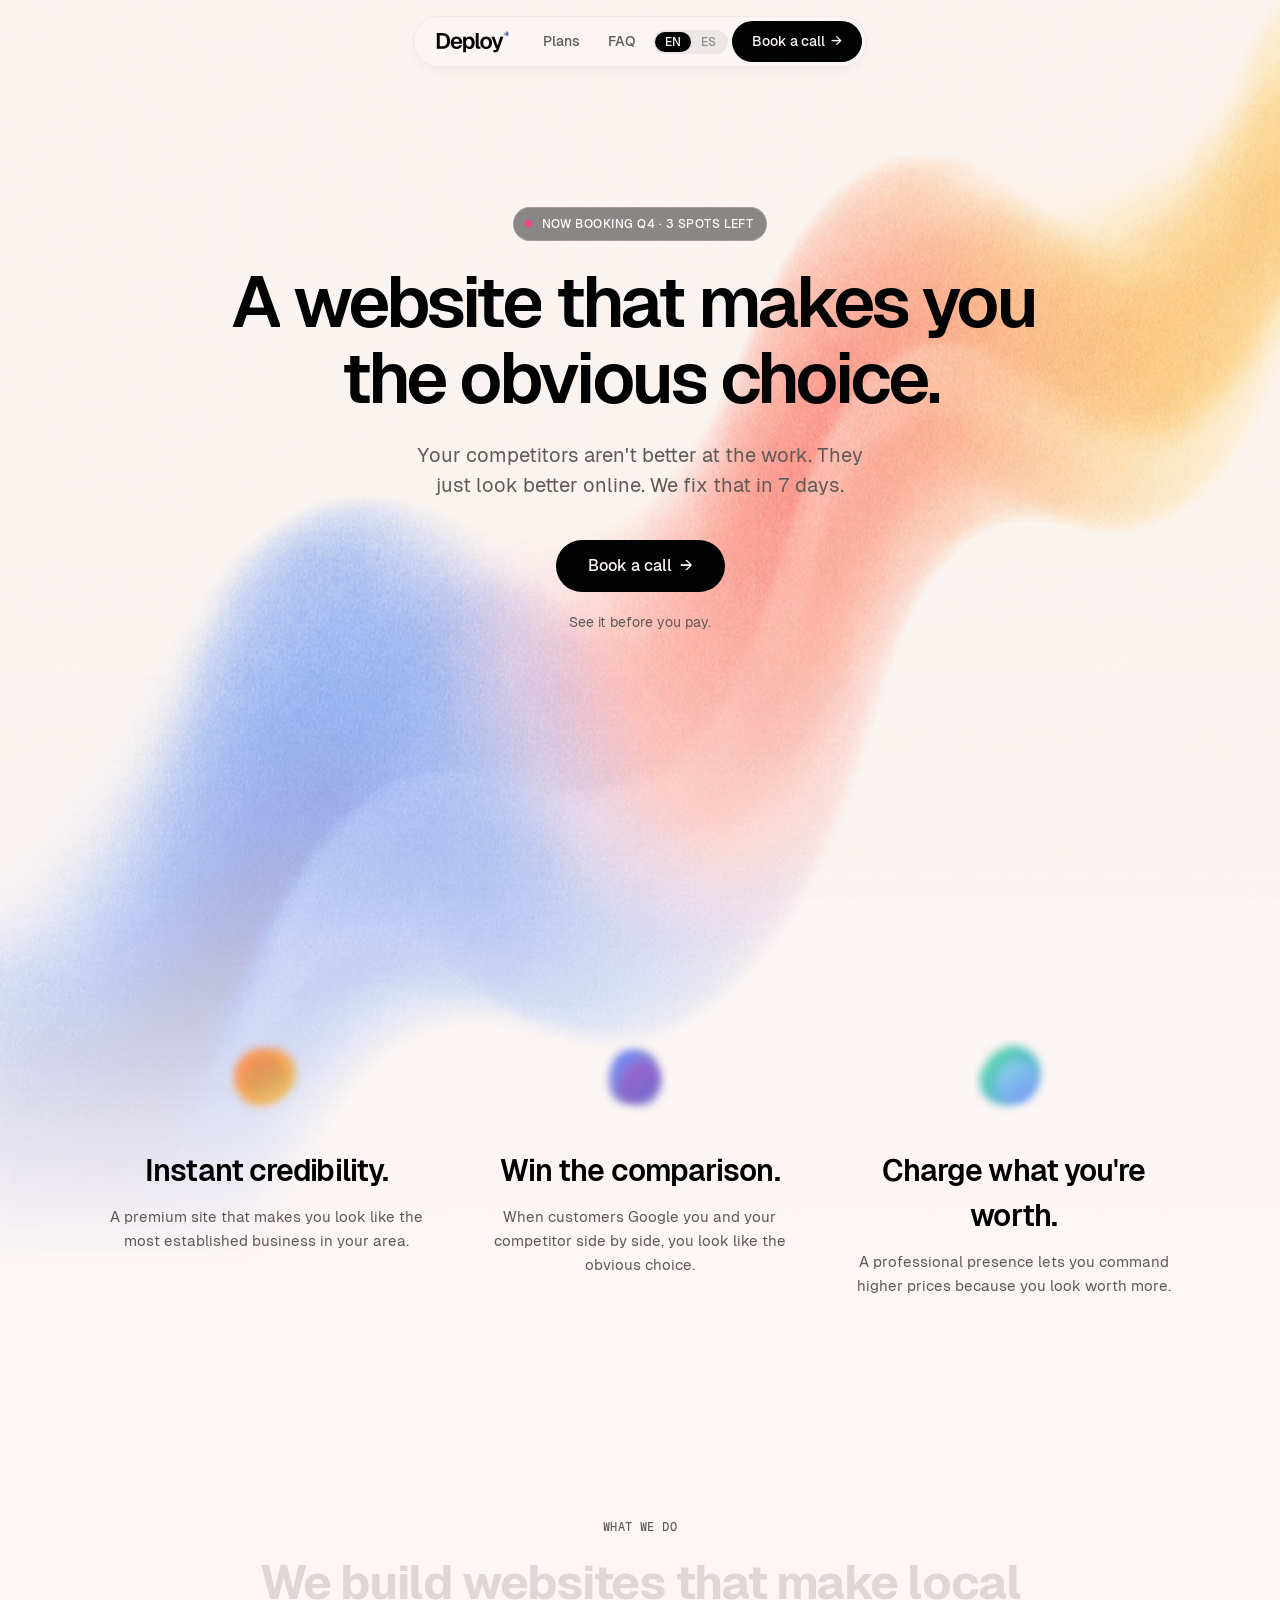
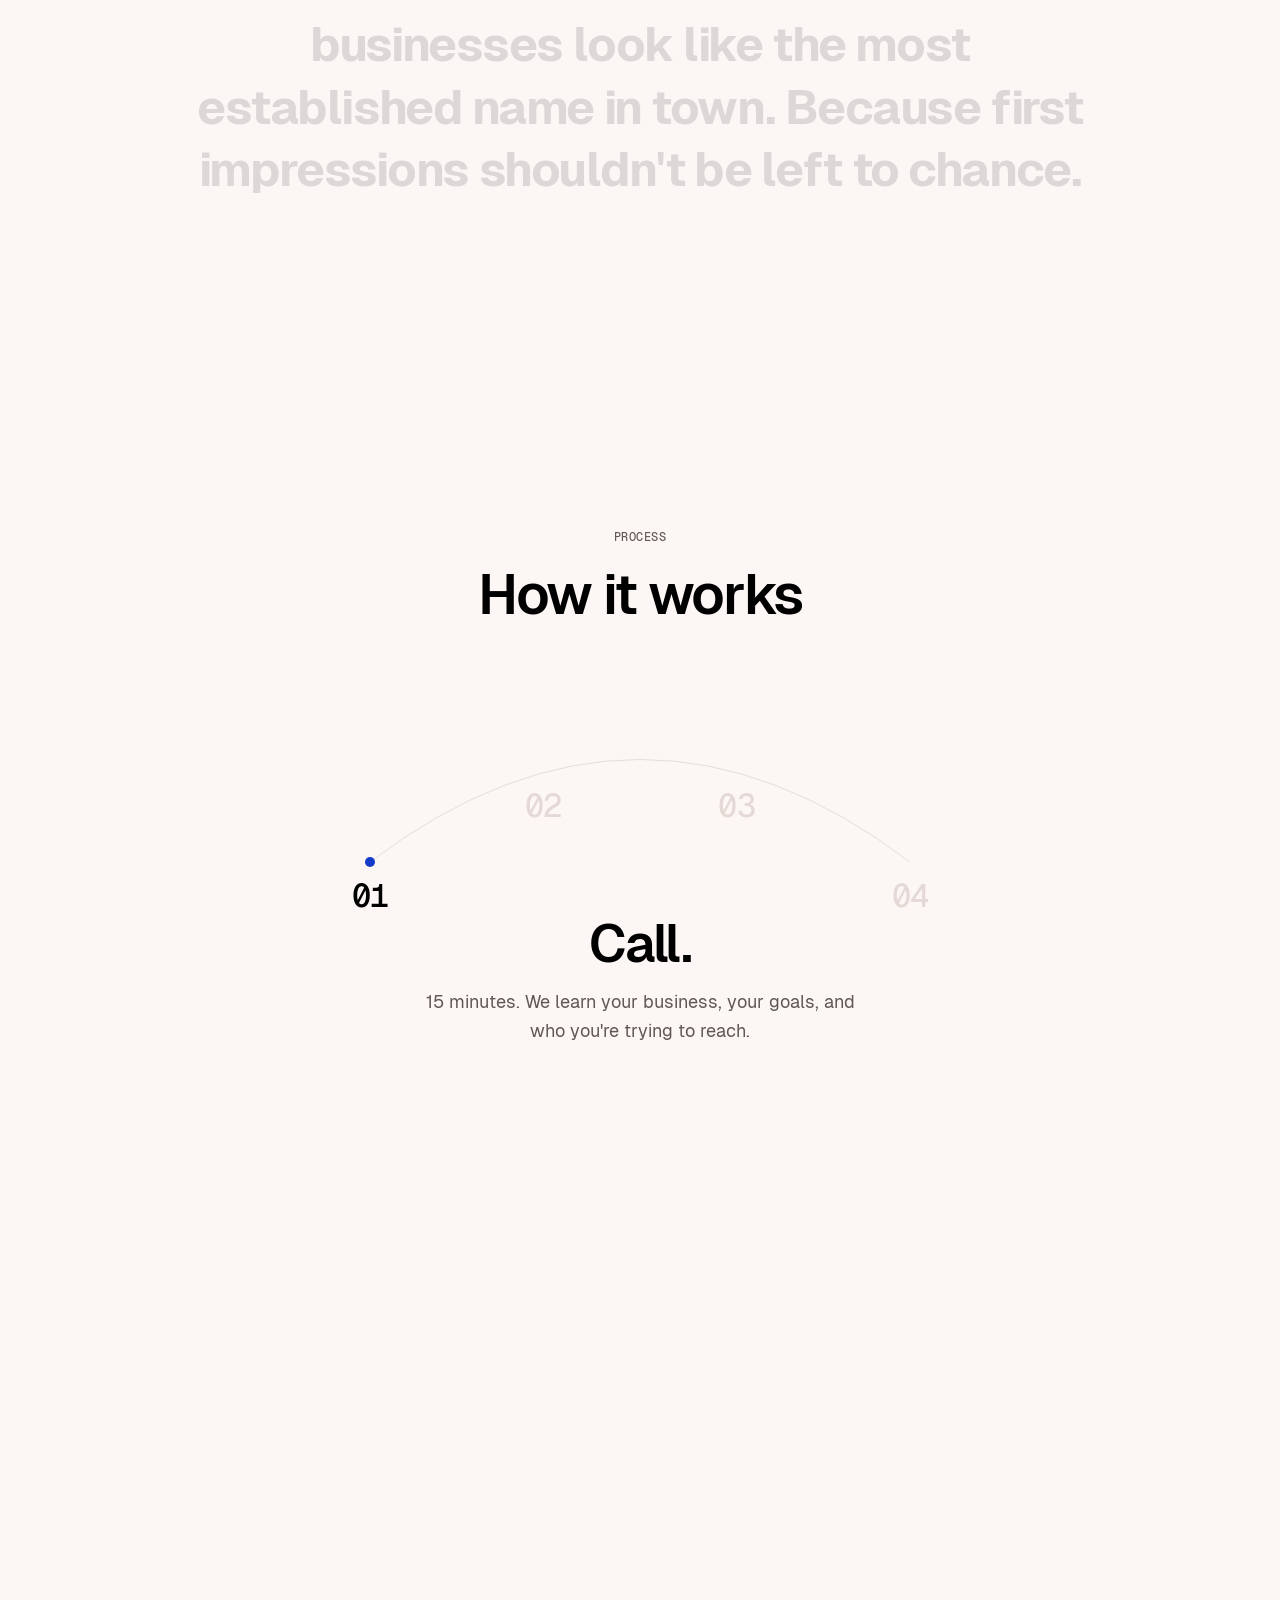
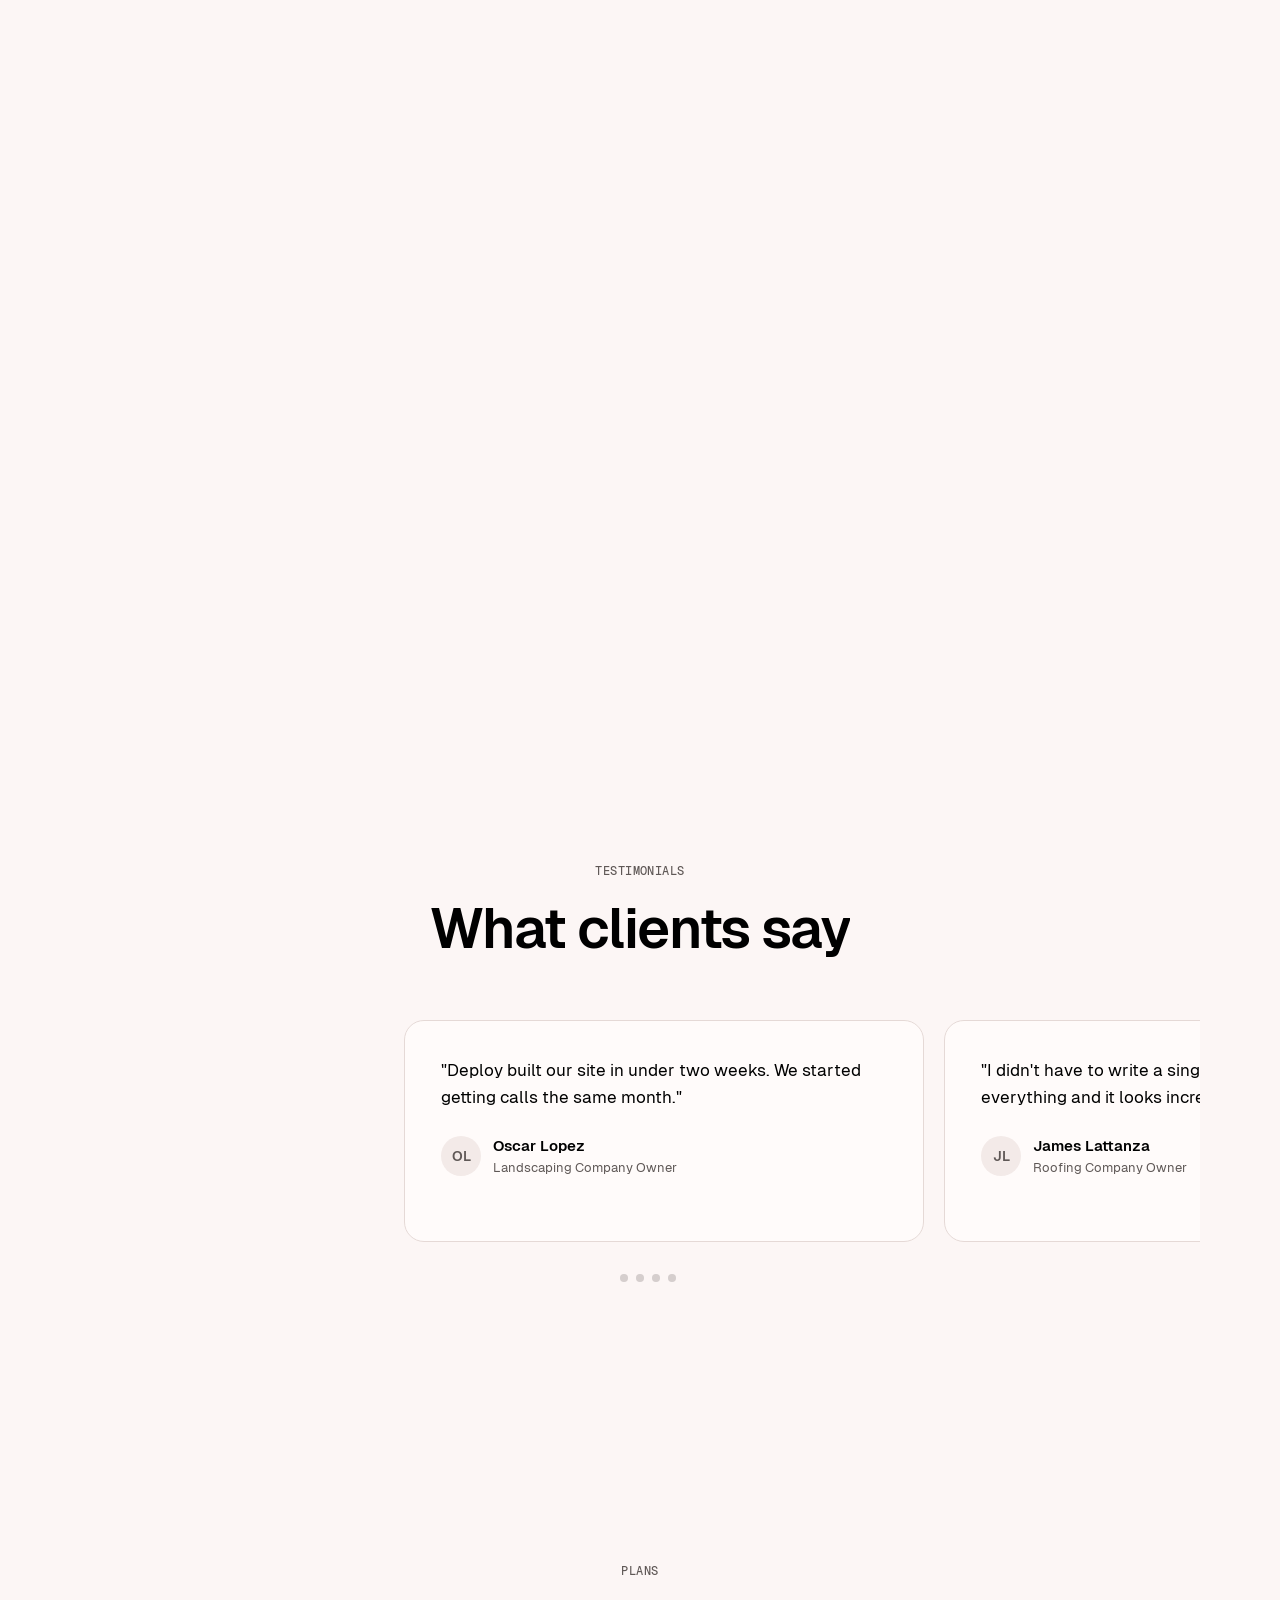
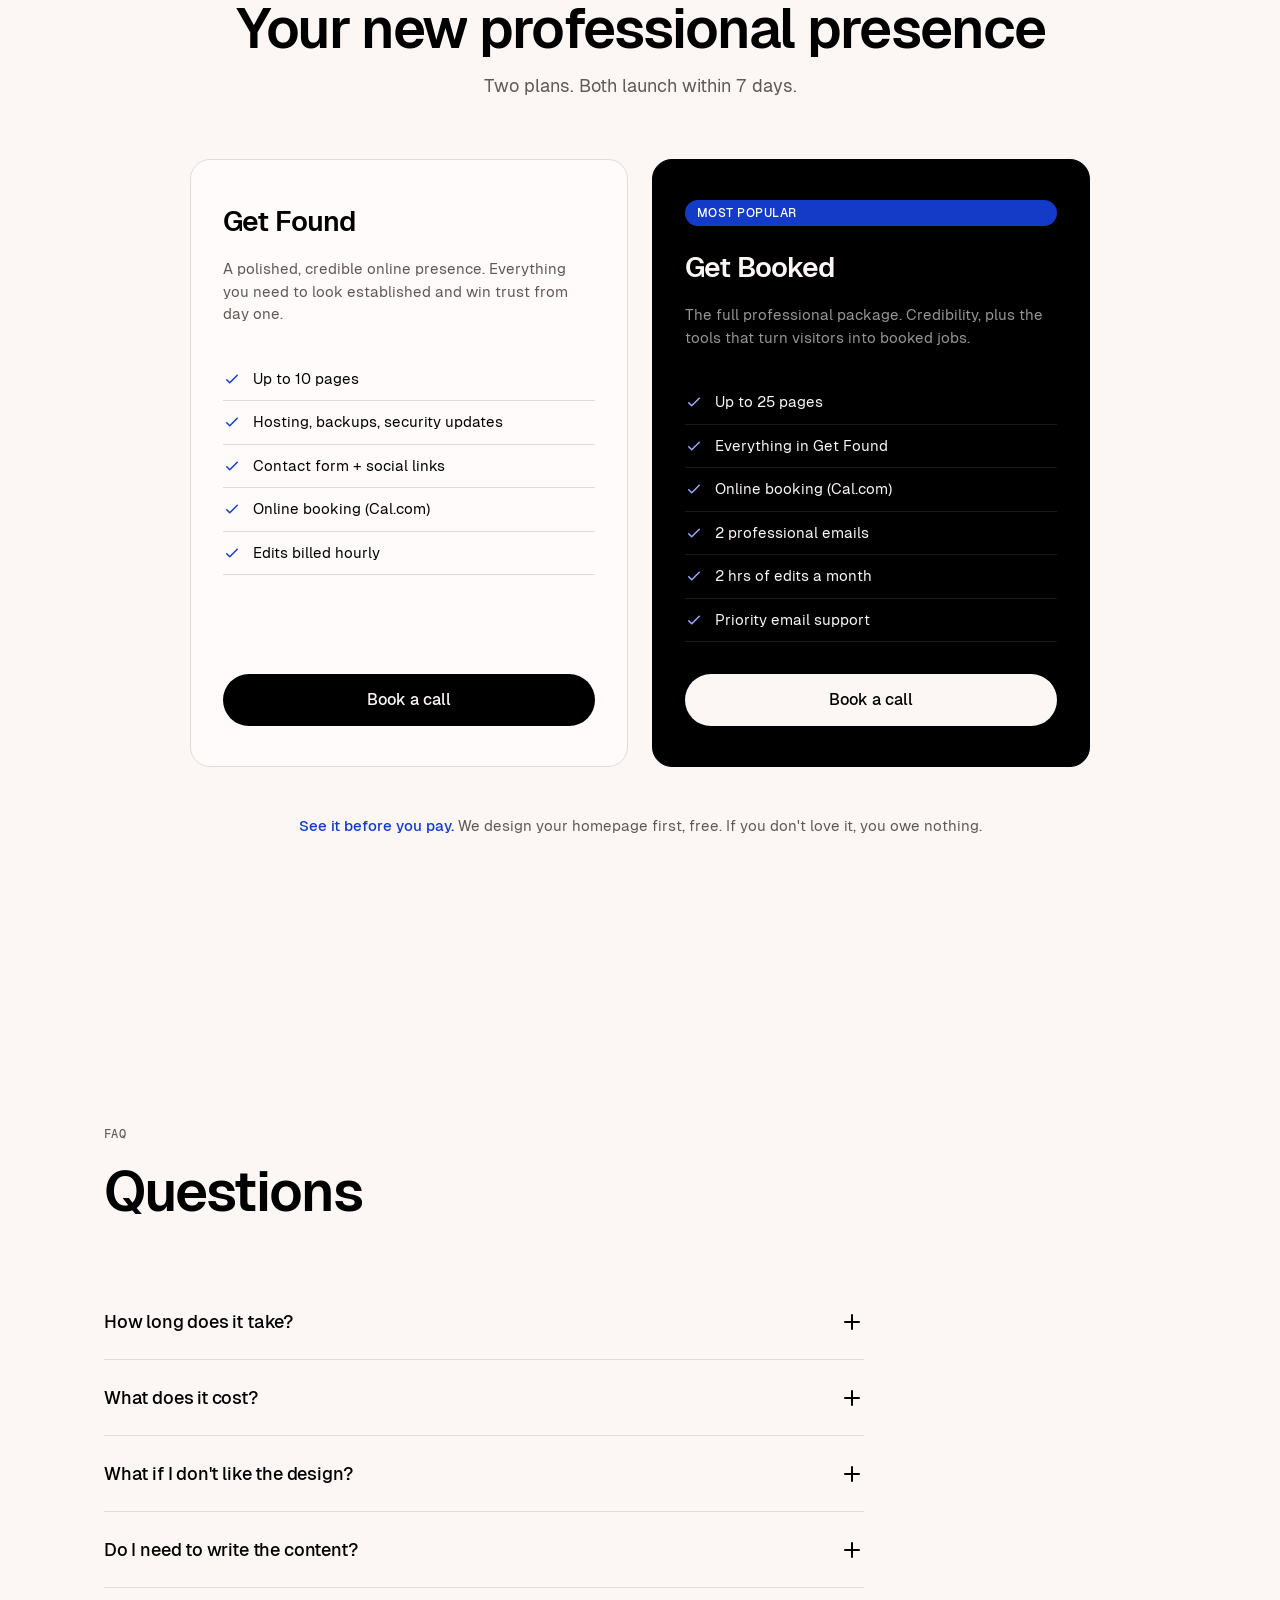
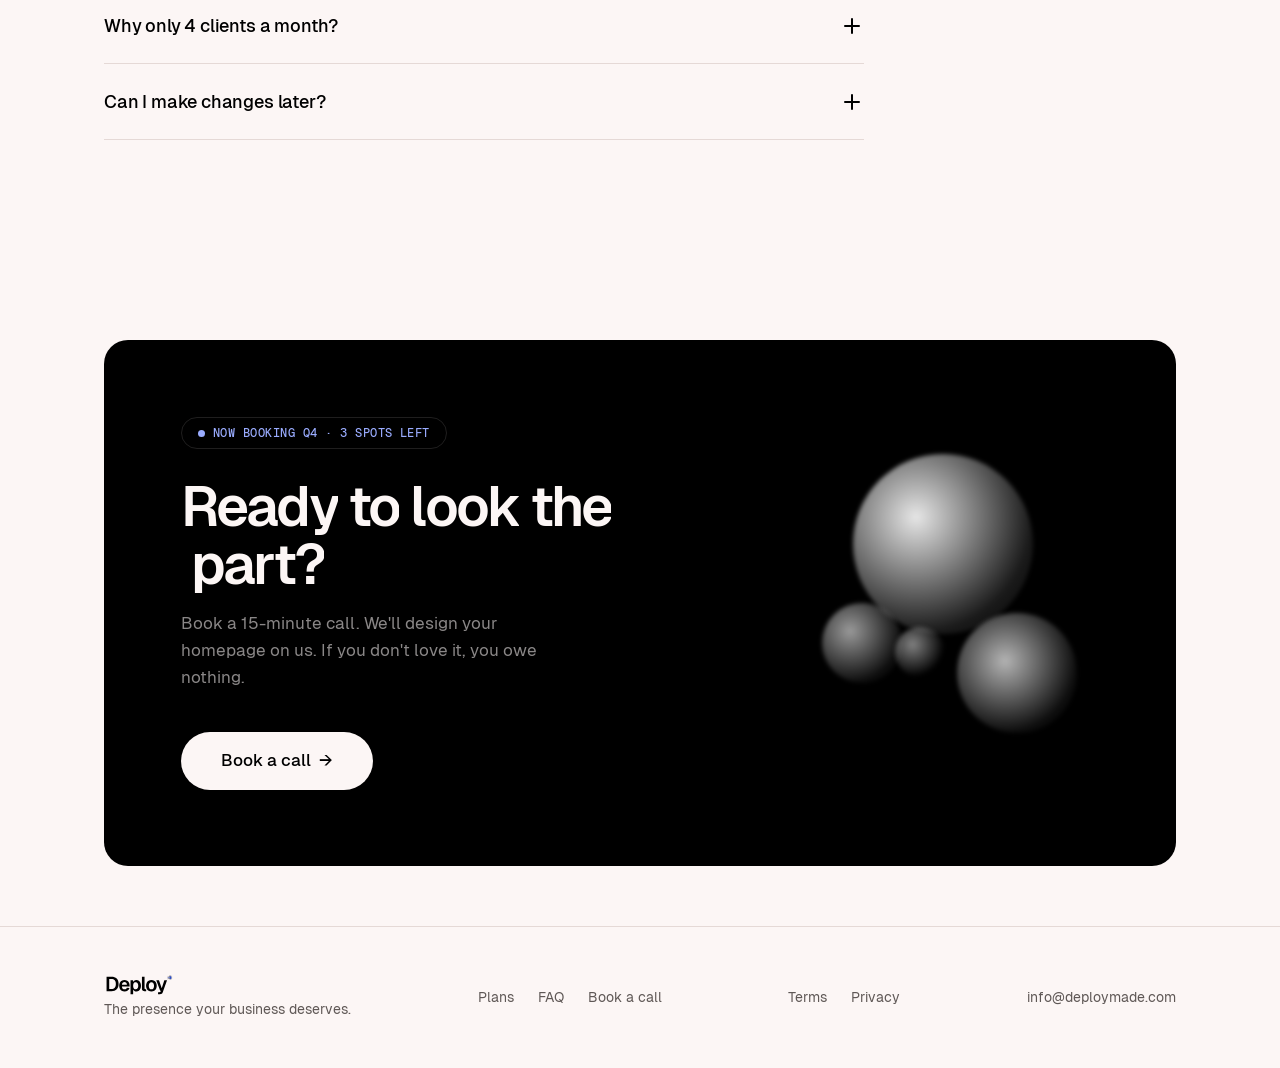
<file: index.html>
<!DOCTYPE html>
<html lang="en">
<head>
  <meta charset="UTF-8">
  <meta name="viewport" content="width=device-width, initial-scale=1.0">
  <title>Deploy | A website that makes you the obvious choice.</title>
  <meta name="description" content="Deploy builds premium websites for local businesses. Look like the most established company in your area. Live in 7 days.">
  <link rel="canonical" href="https://deploymade.com/">
  <meta name="robots" content="index, follow">

  <!-- Open Graph -->
  <meta property="og:type" content="website">
  <meta property="og:url" content="https://deploymade.com/">
  <meta property="og:title" content="Deploy | A website that makes you the obvious choice.">
  <meta property="og:description" content="Deploy builds premium websites for local businesses. Look like the most established company in your area. Live in 7 days.">
  <meta property="og:image" content="https://deploymade.com/og-image.png">
  <meta property="og:site_name" content="Deploy">
  <meta property="og:locale" content="en_US">

  <!-- Twitter Card -->
  <meta name="twitter:card" content="summary_large_image">
  <meta name="twitter:title" content="Deploy | A website that makes you the obvious choice.">
  <meta name="twitter:description" content="Deploy builds premium websites for local businesses. Look like the most established company in your area. Live in 7 days.">
  <meta name="twitter:image" content="https://deploymade.com/og-image.png">

  <!-- Additional SEO -->
  <meta name="author" content="Deploy">
  <meta name="theme-color" content="#FCF6F5">
  <meta name="facebook-domain-verification" content="doa7drx8dfo148b1zd8n68bnn31b2d" />

  <!-- Structured Data -->
  <script type="application/ld+json">
  {
    "@context": "https://schema.org",
    "@type": "ProfessionalService",
    "name": "Deploy",
    "url": "https://deploymade.com",
    "description": "Deploy builds premium websites for local businesses. Look like the most established company in your area. Live in 7 days.",
    "areaServed": "US",
    "serviceType": "Web Design",
    "priceRange": "$$"
  }
  </script>

  <link rel="icon" type="image/x-icon" href="favicon.ico">
  <link rel="icon" type="image/png" sizes="32x32" href="favicon-32x32.png">
  <link rel="apple-touch-icon" sizes="180x180" href="apple-touch-icon.png">

  <!-- Meta Pixel Code -->
  <script>
  !function(f,b,e,v,n,t,s)
  {if(f.fbq)return;n=f.fbq=function(){n.callMethod?
  n.callMethod.apply(n,arguments):n.queue.push(arguments)};
  if(!f._fbq)f._fbq=n;n.push=n;n.loaded=!0;n.version='2.0';
  n.queue=[];t=b.createElement(e);t.async=!0;
  t.src=v;s=b.getElementsByTagName(e)[0];
  s.parentNode.insertBefore(t,s)}(window, document,'script',
  'https://connect.facebook.net/en_US/fbevents.js');
  fbq('init', '1638788897998440');
  fbq('track', 'PageView');
  </script>
  <noscript><img height="1" width="1" style="display:none"
  src="https://www.facebook.com/tr?id=1638788897998440&ev=PageView&noscript=1"
  /></noscript>
  <!-- End Meta Pixel Code -->

  <!-- Fonts: Geist from Vercel CDN -->
  <style>
    @font-face {
      font-family: 'Geist';
      src: url('fonts/Geist-Regular.woff2') format('woff2');
      font-weight: 400;
      font-style: normal;
      font-display: swap;
    }
    @font-face {
      font-family: 'Geist';
      src: url('fonts/Geist-Medium.woff2') format('woff2');
      font-weight: 500;
      font-style: normal;
      font-display: swap;
    }
    @font-face {
      font-family: 'Geist';
      src: url('fonts/Geist-SemiBold.woff2') format('woff2');
      font-weight: 600;
      font-style: normal;
      font-display: swap;
    }
    @font-face {
      font-family: 'Geist';
      src: url('fonts/Geist-Bold.woff2') format('woff2');
      font-weight: 700;
      font-style: normal;
      font-display: swap;
    }
    @font-face {
      font-family: 'Geist Mono';
      src: url('fonts/GeistMono-Regular.woff2') format('woff2');
      font-weight: 400;
      font-style: normal;
      font-display: swap;
    }
    @font-face {
      font-family: 'Geist Mono';
      src: url('fonts/GeistMono-Medium.woff2') format('woff2');
      font-weight: 500;
      font-style: normal;
      font-display: swap;
    }
    @font-face {
      font-family: 'Geist Mono';
      src: url('fonts/GeistMono-SemiBold.woff2') format('woff2');
      font-weight: 600;
      font-style: normal;
      font-display: swap;
    }
  </style>

  <!-- Favicon (swift) -->
  <link rel="icon" href="data:image/svg+xml,<svg xmlns='http://www.w3.org/2000/svg' viewBox='0 0 100 100'><text y='.9em' font-size='90'>🐦</text></svg>">

  <link rel="stylesheet" href="css/styles.css">

  <!-- Cal.com embed -->
  <script type="text/javascript">
  (function (C, A, L) { let p = function (a, ar) { a.q.push(ar); }; let d = C.document; C.Cal = C.Cal || function () { let cal = C.Cal; let ar = arguments; if (!cal.loaded) { cal.ns = {}; cal.q = cal.q || []; d.head.appendChild(d.createElement("script")).src = A; cal.loaded = true; } if (ar[0] === L) { const api = function () { p(api, arguments); }; const namespace = ar[1]; api.q = api.q || []; if(typeof namespace === "string"){cal.ns[namespace] = cal.ns[namespace] || api;p(cal.ns[namespace], ar);p(cal, ["initNamespace", namespace]);} else p(cal, ar); return;} p(cal, ar); }; })(window, "https://app.cal.com/embed/embed.js", "init");
  Cal("init", {origin:"https://cal.com"});
  Cal("ui", {"styles":{"branding":{"brandColor":"#000000"}},"hideEventTypeDetails":false,"layout":"month_view"});
  Cal("on", {action: "bookingSuccessful", callback: function(e) {
    var leadId = 'lead_' + Date.now() + '_' + Math.random().toString(36).substr(2, 9);
    var schedId = 'sched_' + Date.now() + '_' + Math.random().toString(36).substr(2, 9);
    if (typeof fbq !== 'undefined') {
      fbq('track', 'Lead', {}, {eventID: leadId});
      fbq('track', 'Schedule', {}, {eventID: schedId});
    }
    var url = window.location.href;
    fetch('/api/meta-event', {method:'POST', headers:{'Content-Type':'application/json'}, body:JSON.stringify({event_name:'Lead', event_id:leadId, event_source_url:url})}).catch(function(){});
    fetch('/api/meta-event', {method:'POST', headers:{'Content-Type':'application/json'}, body:JSON.stringify({event_name:'Schedule', event_id:schedId, event_source_url:url})}).catch(function(){});
  }});
  </script>
</head>
<body>

  <!-- ═══════════ PRELOADER ═══════════ -->
  <div class="preloader" id="preloader">
    <div class="preloader-bg"></div>
    <img src="assets/swift-isotype.jpg" alt="" class="preloader-logo">
  </div>

  <!-- ═══════════ NAV ═══════════ -->
  <nav class="nav">
    <div class="nav-pill">
      <a href="#" class="nav-logo">
        <img src="assets/deploy-logo.svg" alt="Deploy" class="nav-logo-img">
      </a>
      <div class="nav-links">
        <a href="#plans" data-es="Planes">Plans</a>
        <a href="#faq" data-es="Preguntas">FAQ</a>
      </div>
      <div class="lang-toggle">
        <button class="lang-opt active" data-lang="en">EN</button>
        <button class="lang-opt" data-lang="es">ES</button>
      </div>
      <a href="#book" class="nav-cta" data-es-html="Agenda una llamada <span class='arrow'>&rarr;</span>">Book a call <span class="arrow">&rarr;</span></a>
      <button class="mobile-toggle" aria-label="Menu">
        <span></span><span></span><span></span>
      </button>
    </div>
  </nav>

  <!-- Mobile Menu -->
  <div class="mobile-menu">
    <a href="#plans" data-es="Planes">Plans</a>
    <a href="#faq" data-es="Preguntas">FAQ</a>
    <div class="lang-toggle">
      <button class="lang-opt active" data-lang="en">EN</button>
      <button class="lang-opt" data-lang="es">ES</button>
    </div>
    <a href="#book" class="btn-primary" data-es-html="Agenda una llamada <span class='arrow'>&rarr;</span>">Book a call <span class="arrow">&rarr;</span></a>
  </div>

  <!-- ═══════════ HERO ═══════════ -->
  <section class="hero">
    <div class="hero-canvas-wrap">
      <canvas id="hero-canvas"></canvas>
      <img id="hero-flow-src" src="assets/hero-flow.png" alt="" style="display:none;">
    </div>
    <div class="container">
      <div class="hero-content">
        <p class="hero-badge" data-es-html="<span class='hero-badge-dot' aria-hidden='true'></span>Reservando Q4 &middot; 3 lugares disponibles"><span class="hero-badge-dot" aria-hidden="true"></span>Now booking Q4 &middot; 3 spots left</p>
        <h1 class="display" data-es="Un sitio web que te posiciona como la mejor opción.">A website that makes you the obvious choice.</h1>
        <p class="subhead" data-es="Tu competencia no es mejor en el trabajo. Solo se ven mejor en internet. Lo arreglamos en 7 días.">Your competitors aren't better at the work. They just look better online. We fix that in 7 days.</p>
        <div class="hero-buttons">
          <a href="#book" class="btn-primary" data-es-html="Agenda una llamada <span class='arrow'>&rarr;</span>">Book a call <span class="arrow">&rarr;</span></a>
        </div>
        <p class="guarantee" data-es="Vélo antes de pagar.">See it before you pay.</p>
      </div>
    </div>
  </section>

  <!-- ═══════════ WORK (hidden until projects ready) ═══════════ -->
  <section id="work" style="display:none;">
    <div class="container">
      <h2 class="headline" data-text-reveal>Work</h2>
      <div class="work-grid" data-stagger="0.15">

        <div class="work-card">
          <div class="work-card-img">
            <div class="placeholder-icon">
              <svg width="48" height="48" fill="none" viewBox="0 0 24 24"><rect x="3" y="3" width="18" height="18" rx="3" stroke="currentColor" stroke-width="1.5"/><path d="M3 16l5-5 4 4 4-6 5 7" stroke="currentColor" stroke-width="1.5" stroke-linejoin="round"/></svg>
            </div>
          </div>
          <div class="work-card-body">
            <h3>Coming soon</h3>
            <div class="work-card-tags">
              <span class="tag">Website</span>
              <span class="tag">SEO</span>
            </div>
          </div>
        </div>

        <div class="work-card">
          <div class="work-card-img">
            <div class="placeholder-icon">
              <svg width="48" height="48" fill="none" viewBox="0 0 24 24"><rect x="3" y="3" width="18" height="18" rx="3" stroke="currentColor" stroke-width="1.5"/><path d="M3 16l5-5 4 4 4-6 5 7" stroke="currentColor" stroke-width="1.5" stroke-linejoin="round"/></svg>
            </div>
          </div>
          <div class="work-card-body">
            <h3>Coming soon</h3>
            <div class="work-card-tags">
              <span class="tag">Website</span>
              <span class="tag">Booking</span>
            </div>
          </div>
        </div>

        <div class="work-card">
          <div class="work-card-img">
            <div class="placeholder-icon">
              <svg width="48" height="48" fill="none" viewBox="0 0 24 24"><rect x="3" y="3" width="18" height="18" rx="3" stroke="currentColor" stroke-width="1.5"/><path d="M3 16l5-5 4 4 4-6 5 7" stroke="currentColor" stroke-width="1.5" stroke-linejoin="round"/></svg>
            </div>
          </div>
          <div class="work-card-body">
            <h3>Coming soon</h3>
            <div class="work-card-tags">
              <span class="tag">Website</span>
              <span class="tag">SEO</span>
            </div>
          </div>
        </div>

        <div class="work-card">
          <div class="work-card-img">
            <div class="placeholder-icon">
              <svg width="48" height="48" fill="none" viewBox="0 0 24 24"><rect x="3" y="3" width="18" height="18" rx="3" stroke="currentColor" stroke-width="1.5"/><path d="M3 16l5-5 4 4 4-6 5 7" stroke="currentColor" stroke-width="1.5" stroke-linejoin="round"/></svg>
            </div>
          </div>
          <div class="work-card-body">
            <h3>Coming soon</h3>
            <div class="work-card-tags">
              <span class="tag">Website</span>
              <span class="tag">Branding</span>
            </div>
          </div>
        </div>

      </div>
    </div>
  </section>

  <!-- ═══════════ VALUE STRIP ═══════════ -->
  <section class="value-strip">
    <div class="container">
      <div class="value-grid" data-stagger="0.15">

        <div class="value-item">
          <div class="value-icon">
            <svg width="80" height="80" viewBox="0 0 80 80" fill="none" xmlns="http://www.w3.org/2000/svg">
              <defs>
                <filter id="blob1-blur" x="-20%" y="-20%" width="140%" height="140%">
                  <feGaussianBlur in="SourceGraphic" stdDeviation="4"/>
                </filter>
                <linearGradient id="blob1-a" x1="10" y1="10" x2="70" y2="70" gradientUnits="userSpaceOnUse">
                  <stop offset="0%" stop-color="#FF7B3A"/>
                  <stop offset="100%" stop-color="#F5C842"/>
                </linearGradient>
                <linearGradient id="blob1-b" x1="30" y1="5" x2="55" y2="65" gradientUnits="userSpaceOnUse">
                  <stop offset="0%" stop-color="#E8785A"/>
                  <stop offset="60%" stop-color="#D4A05C"/>
                  <stop offset="100%" stop-color="#F0D080"/>
                </linearGradient>
              </defs>
              <path d="M38 8c14 0 28 6 30 20s-4 22-14 30-26 10-34 4S4 44 8 30 24 8 38 8z" fill="url(#blob1-a)" filter="url(#blob1-blur)" opacity="0.85"/>
              <path d="M44 18c10 2 18 12 16 24s-10 18-22 18S18 52 20 38s14-22 24-20z" fill="url(#blob1-b)" filter="url(#blob1-blur)" opacity="0.7"/>
            </svg>
          </div>
          <h3 data-es="Credibilidad instantánea.">Instant credibility.</h3>
          <p data-es="Un sitio premium que te hace ver como el negocio más establecido en tu área.">A premium site that makes you look like the most established business in your area.</p>
        </div>

        <div class="value-item">
          <div class="value-icon">
            <svg width="80" height="80" viewBox="0 0 80 80" fill="none" xmlns="http://www.w3.org/2000/svg">
              <defs>
                <filter id="blob2-blur" x="-20%" y="-20%" width="140%" height="140%">
                  <feGaussianBlur in="SourceGraphic" stdDeviation="4"/>
                </filter>
                <linearGradient id="blob2-a" x1="5" y1="20" x2="50" y2="70" gradientUnits="userSpaceOnUse">
                  <stop offset="0%" stop-color="#4A6CF7"/>
                  <stop offset="100%" stop-color="#7B5EA7"/>
                </linearGradient>
                <linearGradient id="blob2-b" x1="35" y1="10" x2="75" y2="55" gradientUnits="userSpaceOnUse">
                  <stop offset="0%" stop-color="#C850C0"/>
                  <stop offset="100%" stop-color="#4158D0"/>
                </linearGradient>
              </defs>
              <path d="M22 12c12-6 28-2 34 10s4 28-8 36S18 66 12 54 10 18 22 12z" fill="url(#blob2-a)" filter="url(#blob2-blur)" opacity="0.8"/>
              <path d="M48 22c10 4 16 16 12 28s-14 18-26 14S16 50 22 38s16-20 26-16z" fill="url(#blob2-b)" filter="url(#blob2-blur)" opacity="0.6"/>
            </svg>
          </div>
          <h3 data-es="Gana la comparación.">Win the comparison.</h3>
          <p data-es="Cuando los clientes te buscan en Google junto a tu competencia, tú pareces la opción obvia.">When customers Google you and your competitor side by side, you look like the obvious choice.</p>
        </div>

        <div class="value-item">
          <div class="value-icon">
            <svg width="80" height="80" viewBox="0 0 80 80" fill="none" xmlns="http://www.w3.org/2000/svg">
              <defs>
                <filter id="blob3-blur" x="-20%" y="-20%" width="140%" height="140%">
                  <feGaussianBlur in="SourceGraphic" stdDeviation="4"/>
                </filter>
                <linearGradient id="blob3-a" x1="10" y1="15" x2="65" y2="70" gradientUnits="userSpaceOnUse">
                  <stop offset="0%" stop-color="#34D399"/>
                  <stop offset="100%" stop-color="#3B82F6"/>
                </linearGradient>
                <linearGradient id="blob3-b" x1="20" y1="5" x2="60" y2="60" gradientUnits="userSpaceOnUse">
                  <stop offset="0%" stop-color="#6EE7B7"/>
                  <stop offset="50%" stop-color="#93C5FD"/>
                  <stop offset="100%" stop-color="#818CF8"/>
                </linearGradient>
              </defs>
              <path d="M36 6c16-2 30 10 30 26s-10 28-26 32S8 60 6 44 20 8 36 6z" fill="url(#blob3-a)" filter="url(#blob3-blur)" opacity="0.8"/>
              <path d="M42 20c12 0 22 10 20 24s-12 20-24 18S18 50 22 38s8-18 20-18z" fill="url(#blob3-b)" filter="url(#blob3-blur)" opacity="0.65"/>
            </svg>
          </div>
          <h3 data-es="Cobra lo que vales.">Charge what you're worth.</h3>
          <p data-es="Una presencia profesional te permite cobrar precios más altos porque te ves como una empresa de mayor valor.">A professional presence lets you command higher prices because you look worth more.</p>
        </div>

      </div>
    </div>
  </section>

  <!-- ═══════════ WHAT WE DO ═══════════ -->
  <section class="what-we-do">
    <div class="container">
      <p class="label" data-reveal="up" style="text-align:center; margin-bottom:16px;" data-es="Lo que hacemos">What we do</p>
      <h2 class="scroll-text" data-scroll-reveal data-es="Construimos sitios web que hacen que los negocios locales se vean como el nombre más establecido del área. Porque las primeras impresiones no deberían dejarse al azar.">We build websites that make local businesses look like the most established name in town. Because first impressions shouldn't be left to chance.</h2>
    </div>
  </section>

  <!-- ═══════════ HOW IT WORKS ═══════════ -->
  <section id="how-it-works">
    <div class="process-scroll">
      <div class="process-sticky">
        <p class="label" data-reveal="up" style="text-align:center; margin-bottom:16px;" data-es="Proceso">Process</p>
        <h2 class="headline" data-text-reveal style="text-align:center" data-es="Cómo funciona">How it works</h2>

        <div class="process-arc-wrap">
          <svg class="process-arc" viewBox="0 0 600 160" fill="none" xmlns="http://www.w3.org/2000/svg">
            <path class="process-arc-path" d="M 30 155 Q 300 -50 570 155" stroke="rgba(0,0,0,0.1)" stroke-width="1" fill="none"/>
          </svg>
          <div class="process-dot"></div>
          <div class="process-nums">
            <div class="process-num active" data-idx="0">01</div>
            <div class="process-num" data-idx="1">02</div>
            <div class="process-num" data-idx="2">03</div>
            <div class="process-num" data-idx="3">04</div>
          </div>
        </div>

        <div class="process-panels">
          <div class="process-panel active">
            <h3 class="process-title" data-es="Llamada.">Call.</h3>
            <p class="process-desc" data-es="15 minutos. Conocemos tu negocio, tus metas y a quién intentas llegar.">15 minutes. We learn your business, your goals, and who you're trying to reach.</p>
          </div>
          <div class="process-panel">
            <h3 class="process-title" data-es="Diseño.">Design.</h3>
            <p class="process-desc" data-es="Diseñamos tu página principal primero, gratis. Solo avanzas si te encanta.">We design your homepage first, free. You only move forward if you love it.</p>
          </div>
          <div class="process-panel">
            <h3 class="process-title" data-es="Construcción.">Build.</h3>
            <p class="process-desc" data-es="Escribimos, construimos, probamos y configuramos SEO. Tú solo apruebas.">We write, build, test and set up SEO. You just approve.</p>
          </div>
          <div class="process-panel">
            <h3 class="process-title">Deploy.</h3>
            <p class="process-desc" data-es="Tu sitio se lanza en 7 días. Nosotros lo cuidamos cada mes.">Your site launches in 7 days. We look after it every month.</p>
          </div>
        </div>
      </div>
    </div>
  </section>

  <!-- ═══════════ TESTIMONIALS ═══════════ -->
  <section id="testimonials">
    <div class="container">
      <p class="label" data-reveal="up" style="text-align:center; margin-bottom:16px;" data-es="Testimonios">Testimonials</p>
      <h2 class="headline" data-text-reveal data-es="Lo que dicen nuestros clientes">What clients say</h2>

      <div class="testimonials-carousel" data-stagger="0.2">
        <div class="testimonials-track">

        <div class="testimonial-card">
          <blockquote data-es="&ldquo;Deploy construyó nuestro sitio en menos de dos semanas. Empezamos a recibir llamadas el mismo mes.&rdquo;">"Deploy built our site in under two weeks. We started getting calls the same month."</blockquote>
          <div class="testimonial-author">
            <div class="testimonial-avatar">OL</div>
            <div class="testimonial-info">
              <div class="name">Oscar Lopez</div>
              <div class="role" data-es="Dueño de empresa de jardinería">Landscaping Company Owner</div>
            </div>
          </div>
        </div>

        <div class="testimonial-card">
          <blockquote data-es="&ldquo;No tuve que escribir ni una sola palabra. Ellos se encargaron de todo y se ve increíble.&rdquo;">"I didn't have to write a single word. They handled everything and it looks incredible."</blockquote>
          <div class="testimonial-author">
            <div class="testimonial-avatar">JL</div>
            <div class="testimonial-info">
              <div class="name">James Lattanza</div>
              <div class="role" data-es="Dueño de empresa de techos">Roofing Company Owner</div>
            </div>
          </div>
        </div>

        <div class="testimonial-card">
          <blockquote data-es="&ldquo;Nuestro sitio anterior parecía del 2010. Ahora los clientes nos dicen que parecemos una marca nacional.&rdquo;">"Our old website looked like it was from 2010. Now customers tell us we look like a national brand."</blockquote>
          <div class="testimonial-author">
            <div class="testimonial-avatar">MR</div>
            <div class="testimonial-info">
              <div class="name">Maria Reyes</div>
              <div class="role" data-es="Dueña de servicio de limpieza">Cleaning Service Owner</div>
            </div>
          </div>
        </div>

        <div class="testimonial-card">
          <blockquote data-es="&ldquo;Todo el proceso fue muy fácil. Hicieron unas preguntas y una semana después teníamos un sitio que realmente convierte.&rdquo;">"The whole process was painless. They asked a few questions, and a week later we had a site that actually converts."</blockquote>
          <div class="testimonial-author">
            <div class="testimonial-avatar">DW</div>
            <div class="testimonial-info">
              <div class="name">David Walsh</div>
              <div class="role" data-es="Dueño de empresa de HVAC">HVAC Company Owner</div>
            </div>
          </div>
        </div>

        <div class="testimonial-card">
          <blockquote data-es="&ldquo;Pasamos de cero presencia en línea a aparecer en la primera página. La mejor inversión que hemos hecho este año.&rdquo;">"We went from zero online presence to ranking on the first page. Best investment we've made this year."</blockquote>
          <div class="testimonial-author">
            <div class="testimonial-avatar">SK</div>
            <div class="testimonial-info">
              <div class="name">Sarah Kim</div>
              <div class="role" data-es="Dueña de consultorio dental">Dental Practice Owner</div>
            </div>
          </div>
        </div>

        </div>
      </div>
      <div class="testimonials-dots"></div>
    </div>
  </section>

  <!-- ═══════════ PLANS ═══════════ -->
  <section id="plans">
    <div class="container">
      <p class="label" data-reveal="up" style="text-align:center; margin-bottom:16px;" data-es="Planes">Plans</p>
      <h2 class="headline" data-text-reveal data-es="Tu nueva presencia profesional">Your new professional presence</h2>
      <p class="plans-intro" data-reveal="up" data-revealDelay="0.2" data-es="Dos planes. Ambos se lanzan en 7 días.">Two plans. Both launch within 7 days.</p>

      <div class="plans-grid" data-stagger="0.2">

        <!-- Get Found -->
        <div class="plan-card">
          <h3>Get Found</h3>
          <p class="plan-desc" data-es="Una presencia en línea pulida y creíble. Todo lo que necesitas para verte establecido y ganar confianza desde el primer día.">A polished, credible online presence. Everything you need to look established and win trust from day one.</p>
          <ul class="plan-features">
            <li>
              <svg class="check" viewBox="0 0 24 24" fill="none"><path d="M5 13l4 4L19 7" stroke="#133BC7" stroke-width="2" stroke-linecap="round" stroke-linejoin="round"/></svg>
              <span data-es="Hasta 10 páginas">Up to 10 pages</span>
            </li>
            <li>
              <svg class="check" viewBox="0 0 24 24" fill="none"><path d="M5 13l4 4L19 7" stroke="#133BC7" stroke-width="2" stroke-linecap="round" stroke-linejoin="round"/></svg>
              <span data-es="Hosting, respaldos, actualizaciones de seguridad">Hosting, backups, security updates</span>
            </li>
            <li>
              <svg class="check" viewBox="0 0 24 24" fill="none"><path d="M5 13l4 4L19 7" stroke="#133BC7" stroke-width="2" stroke-linecap="round" stroke-linejoin="round"/></svg>
              <span data-es="Formulario de contacto + redes sociales">Contact form + social links</span>
            </li>
            <li>
              <svg class="check" viewBox="0 0 24 24" fill="none"><path d="M5 13l4 4L19 7" stroke="#133BC7" stroke-width="2" stroke-linecap="round" stroke-linejoin="round"/></svg>
              <span data-es="Reservas en línea (Cal.com)">Online booking (Cal.com)</span>
            </li>
            <li>
              <svg class="check" viewBox="0 0 24 24" fill="none"><path d="M5 13l4 4L19 7" stroke="#133BC7" stroke-width="2" stroke-linecap="round" stroke-linejoin="round"/></svg>
              <span data-es="Ediciones cobradas por hora">Edits billed hourly</span>
            </li>
          </ul>
          <a href="#book" class="btn-plan" data-es="Agenda una llamada">Book a call</a>
        </div>

        <!-- Get Booked -->
        <div class="plan-card featured">
          <span class="plan-badge" data-es="Más popular">Most popular</span>
          <h3>Get Booked</h3>
          <p class="plan-desc" data-es="El paquete profesional completo. Credibilidad, más las herramientas que convierten visitantes en trabajos reservados.">The full professional package. Credibility, plus the tools that turn visitors into booked jobs.</p>
          <ul class="plan-features">
            <li>
              <svg class="check" viewBox="0 0 24 24" fill="none"><path d="M5 13l4 4L19 7" stroke="#9AACFF" stroke-width="2" stroke-linecap="round" stroke-linejoin="round"/></svg>
              <span data-es="Hasta 25 páginas">Up to 25 pages</span>
            </li>
            <li>
              <svg class="check" viewBox="0 0 24 24" fill="none"><path d="M5 13l4 4L19 7" stroke="#9AACFF" stroke-width="2" stroke-linecap="round" stroke-linejoin="round"/></svg>
              <span data-es="Todo lo de Get Found">Everything in Get Found</span>
            </li>
            <li>
              <svg class="check" viewBox="0 0 24 24" fill="none"><path d="M5 13l4 4L19 7" stroke="#9AACFF" stroke-width="2" stroke-linecap="round" stroke-linejoin="round"/></svg>
              <span data-es="Reservas en línea (Cal.com)">Online booking (Cal.com)</span>
            </li>
            <li>
              <svg class="check" viewBox="0 0 24 24" fill="none"><path d="M5 13l4 4L19 7" stroke="#9AACFF" stroke-width="2" stroke-linecap="round" stroke-linejoin="round"/></svg>
              <span data-es="2 correos profesionales">2 professional emails</span>
            </li>
            <li>
              <svg class="check" viewBox="0 0 24 24" fill="none"><path d="M5 13l4 4L19 7" stroke="#9AACFF" stroke-width="2" stroke-linecap="round" stroke-linejoin="round"/></svg>
              <span data-es="2 hrs de ediciones al mes">2 hrs of edits a month</span>
            </li>
            <li>
              <svg class="check" viewBox="0 0 24 24" fill="none"><path d="M5 13l4 4L19 7" stroke="#9AACFF" stroke-width="2" stroke-linecap="round" stroke-linejoin="round"/></svg>
              <span data-es="Soporte por correo prioritario">Priority email support</span>
            </li>
          </ul>
          <a href="#book" class="btn-plan" data-es="Agenda una llamada">Book a call</a>
        </div>

      </div>

      <div class="plans-footer" data-reveal="up" data-revealDelay="0.3">
        <p data-es-html="<span class='blue'>Vélo antes de pagar.</span> Diseñamos tu página principal primero, gratis. Si no te encanta, no debes nada."><span class="blue">See it before you pay.</span> We design your homepage first, free. If you don't love it, you owe nothing.</p>
      </div>
    </div>
  </section>

  <!-- ═══════════ FAQ ═══════════ -->
  <section id="faq">
    <div class="container">
      <p class="label" data-reveal="up" data-es="Preguntas" style="margin-bottom:16px;">FAQ</p>
      <h2 class="headline" data-text-reveal data-es="Preguntas frecuentes">Questions</h2>

      <div class="faq-list" data-stagger="0.1">

        <div class="faq-item">
          <button class="faq-question">
            <span data-es="¿Cuánto tiempo toma?">How long does it take?</span>
            <svg class="faq-icon" viewBox="0 0 24 24" fill="none"><path d="M12 5v14M5 12h14" stroke="currentColor" stroke-width="2" stroke-linecap="round"/></svg>
          </button>
          <div class="faq-answer">
            <div class="faq-answer-inner" data-es="Aproximadamente 7 días una vez que tengamos todo lo que necesitamos de tu parte.">About 7 days once we have everything we need from you.</div>
          </div>
        </div>

        <div class="faq-item">
          <button class="faq-question">
            <span data-es="¿Cuánto cuesta?">What does it cost?</span>
            <svg class="faq-icon" viewBox="0 0 24 24" fill="none"><path d="M12 5v14M5 12h14" stroke="currentColor" stroke-width="2" stroke-linecap="round"/></svg>
          </button>
          <div class="faq-answer">
            <div class="faq-answer-inner" data-es="Cada plan se cotiza en la llamada, así solo pagas por lo que necesitas.">Every plan is quoted on the call, so you only pay for what you need.</div>
          </div>
        </div>

        <div class="faq-item">
          <button class="faq-question">
            <span data-es="¿Qué pasa si no me gusta el diseño?">What if I don't like the design?</span>
            <svg class="faq-icon" viewBox="0 0 24 24" fill="none"><path d="M12 5v14M5 12h14" stroke="currentColor" stroke-width="2" stroke-linecap="round"/></svg>
          </button>
          <div class="faq-answer">
            <div class="faq-answer-inner" data-es="Entonces no pagas nada. Vélo antes de pagar.">Then you don't pay anything. See it before you pay.</div>
          </div>
        </div>

        <div class="faq-item">
          <button class="faq-question">
            <span data-es="¿Necesito escribir el contenido?">Do I need to write the content?</span>
            <svg class="faq-icon" viewBox="0 0 24 24" fill="none"><path d="M12 5v14M5 12h14" stroke="currentColor" stroke-width="2" stroke-linecap="round"/></svg>
          </button>
          <div class="faq-answer">
            <div class="faq-answer-inner" data-es="No. Nosotros escribimos todo. Tú solo apruebas.">No. We write everything. You just approve.</div>
          </div>
        </div>

        <div class="faq-item">
          <button class="faq-question">
            <span data-es="¿Por qué solo 4 clientes al mes?">Why only 4 clients a month?</span>
            <svg class="faq-icon" viewBox="0 0 24 24" fill="none"><path d="M12 5v14M5 12h14" stroke="currentColor" stroke-width="2" stroke-linecap="round"/></svg>
          </button>
          <div class="faq-answer">
            <div class="faq-answer-inner" data-es="Somos un equipo pequeño y dedicado. Limitar proyectos nuevos es como lanzamos cada sitio en 7 días sin sacrificar calidad.">We're a small, dedicated team. Limiting new projects is how we launch every site in 7 days without cutting corners.</div>
          </div>
        </div>

        <div class="faq-item">
          <button class="faq-question">
            <span data-es="¿Puedo hacer cambios después?">Can I make changes later?</span>
            <svg class="faq-icon" viewBox="0 0 24 24" fill="none"><path d="M12 5v14M5 12h14" stroke="currentColor" stroke-width="2" stroke-linecap="round"/></svg>
          </button>
          <div class="faq-answer">
            <div class="faq-answer-inner" data-es="Sí. Las actualizaciones continuas están incluidas en planes selectos. Te explicamos las opciones en la llamada.">Yes. Ongoing updates are included with select plans. We'll walk you through the options on the call.</div>
          </div>
        </div>

      </div>
    </div>
  </section>

  <!-- ═══════════ CLOSING CTA ═══════════ -->
  <section class="closing-cta" id="book">
    <div class="container">
      <div class="cta-card">
        <div class="cta-content">
          <div class="spots" data-reveal="up" data-es-html="<span class='hero-badge-dot' aria-hidden='true'></span>Reservando Q4 &middot; 3 lugares disponibles"><span class="hero-badge-dot" aria-hidden="true"></span>Now booking Q4 &middot; 3 spots left</div>
          <h2 class="display" data-text-reveal data-es="¿Listo para verte profesional?">Ready to look the part?</h2>
          <p class="subhead" data-reveal="up" data-revealDelay="0.2" data-es="Reserva una llamada de 15 minutos. Diseñamos tu página principal sin costo. Si no te encanta, no debes nada.">Book a 15-minute call. We'll design your homepage on us. If you don't love it, you owe nothing.</p>
          <a href="#book" class="btn-cta" data-reveal="up" data-revealDelay="0.4" data-es-html="Agenda una llamada <span class='arrow'>&rarr;</span>">Book a call <span class="arrow">&rarr;</span></a>
        </div>
        <div class="cta-visual" aria-hidden="true">
          <div class="cta-orb cta-orb-1"></div>
          <div class="cta-orb cta-orb-2"></div>
          <div class="cta-orb cta-orb-3"></div>
          <div class="cta-orb cta-orb-4"></div>
        </div>
      </div>
    </div>
  </section>

  <!-- ═══════════ FOOTER ═══════════ -->
  <footer class="footer">
    <div class="container">
      <div class="footer-inner">
        <div class="footer-brand">
          <div class="logo-text">
            <img src="assets/deploy-logo.svg" alt="Deploy" class="footer-logo-img">
          </div>
          <span class="footer-tagline" data-es="La presencia que tu negocio merece.">The presence your business deserves.</span>
        </div>
        <div class="footer-links">
          <a href="#plans" data-es="Planes">Plans</a>
          <a href="#faq" data-es="Preguntas">FAQ</a>
          <a href="#book" data-es="Agenda una llamada">Book a call</a>
        </div>
        <div class="footer-links">
          <a href="/terms" data-es="Términos">Terms</a>
          <a href="/privacy" data-es="Privacidad">Privacy</a>
        </div>
        <div class="footer-email">
          <a href="mailto:info@deploymade.com">info@deploymade.com</a>
        </div>
      </div>
    </div>
  </footer>

  <script src="js/lang.js"></script>
  <script src="js/main.js"></script>
  <script>
    document.addEventListener('click', function(e) {
      var link = e.target.closest('a[href="#book"]');
      if (link && typeof Cal !== 'undefined') {
        e.preventDefault();
        Cal("modal", {calLink: "deploy-made-yum9t6/discovery-call"});
      }
    });
  </script>
</body>
</html>
</file>
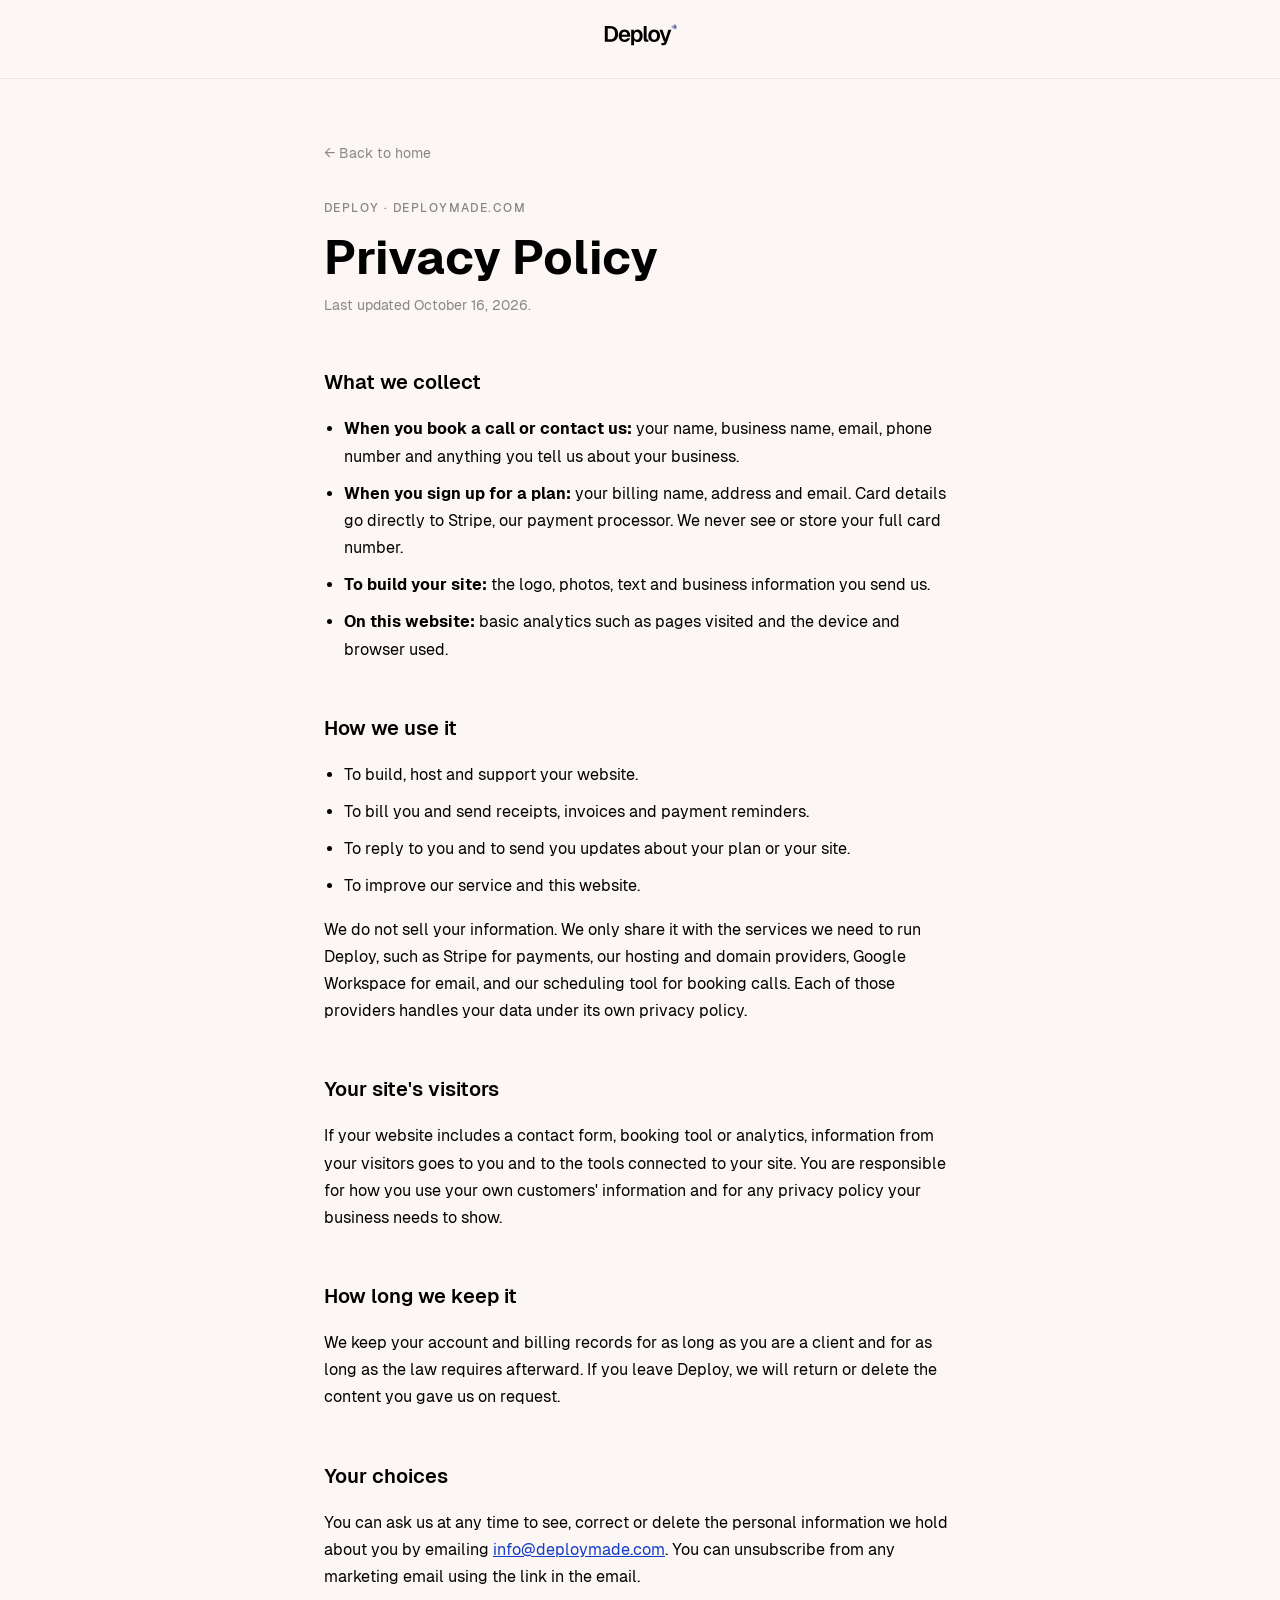
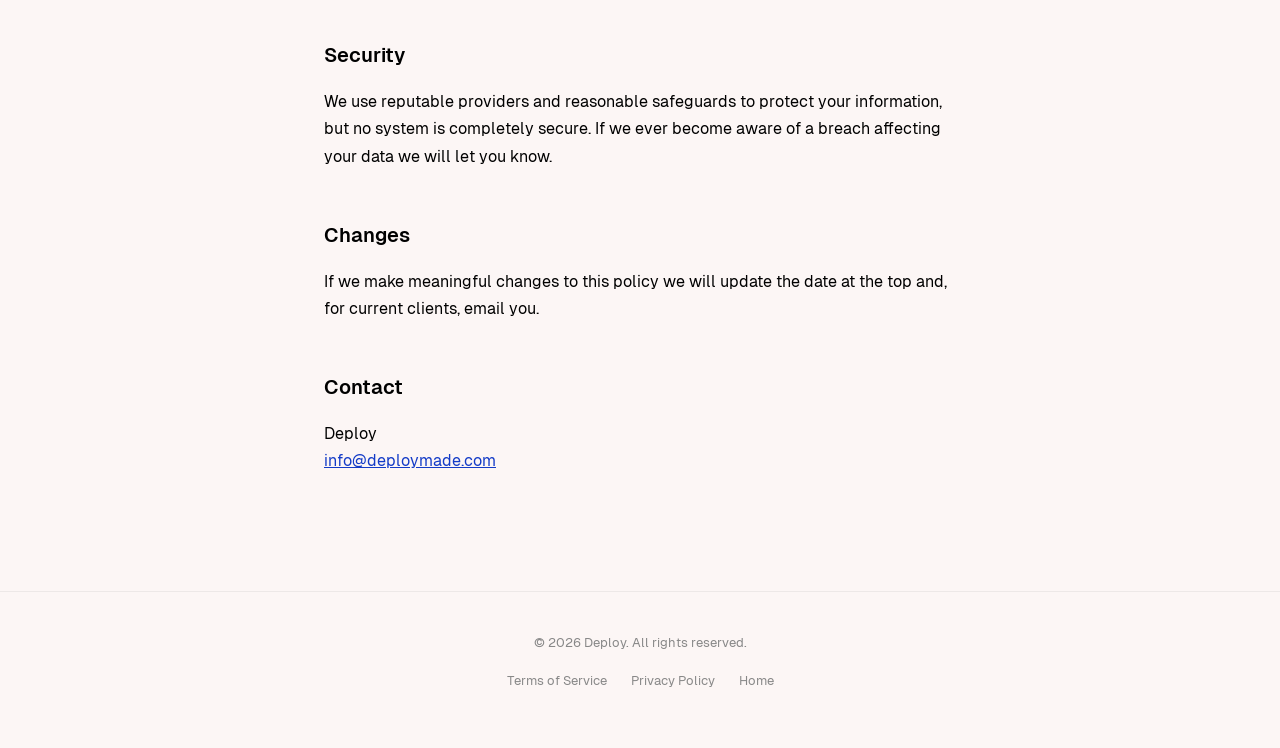
<file: privacy.html>
<!DOCTYPE html>
<html lang="en">
<head>
  <meta charset="UTF-8">
  <meta name="viewport" content="width=device-width, initial-scale=1.0">
  <title>Privacy Policy | Deploy</title>
  <meta name="description" content="Privacy Policy for Deploy. Learn how we collect, use and protect your information.">
  <link rel="canonical" href="https://deploymade.com/privacy">
  <meta name="robots" content="index, follow">
  <meta name="theme-color" content="#FCF6F5">
  <meta name="facebook-domain-verification" content="doa7drx8dfo148b1zd8n68bnn31b2d" />
  <link rel="icon" type="image/x-icon" href="favicon.ico">
  <link rel="icon" type="image/png" sizes="32x32" href="favicon-32x32.png">
  <link rel="apple-touch-icon" sizes="180x180" href="apple-touch-icon.png">

  <!-- Meta Pixel Code -->
  <script>
  !function(f,b,e,v,n,t,s)
  {if(f.fbq)return;n=f.fbq=function(){n.callMethod?
  n.callMethod.apply(n,arguments):n.queue.push(arguments)};
  if(!f._fbq)f._fbq=n;n.push=n;n.loaded=!0;n.version='2.0';
  n.queue=[];t=b.createElement(e);t.async=!0;
  t.src=v;s=b.getElementsByTagName(e)[0];
  s.parentNode.insertBefore(t,s)}(window, document,'script',
  'https://connect.facebook.net/en_US/fbevents.js');
  fbq('init', '1638788897998440');
  fbq('track', 'PageView');
  </script>
  <noscript><img height="1" width="1" style="display:none"
  src="https://www.facebook.com/tr?id=1638788897998440&ev=PageView&noscript=1"
  /></noscript>
  <!-- End Meta Pixel Code -->

  <style>
    @font-face { font-family: 'Geist'; src: url('fonts/Geist-Regular.woff2') format('woff2'); font-weight: 400; font-style: normal; font-display: swap; }
    @font-face { font-family: 'Geist'; src: url('fonts/Geist-Medium.woff2') format('woff2'); font-weight: 500; font-style: normal; font-display: swap; }
    @font-face { font-family: 'Geist'; src: url('fonts/Geist-SemiBold.woff2') format('woff2'); font-weight: 600; font-style: normal; font-display: swap; }
    @font-face { font-family: 'Geist'; src: url('fonts/Geist-Bold.woff2') format('woff2'); font-weight: 700; font-style: normal; font-display: swap; }

    *, *::before, *::after { margin: 0; padding: 0; box-sizing: border-box; }
    body {
      font-family: 'Geist', -apple-system, sans-serif;
      background: #FCF6F5;
      color: #000;
      line-height: 1.7;
      font-size: 16px;
      -webkit-font-smoothing: antialiased;
    }
    .legal-nav {
      padding: 24px 0;
      text-align: center;
      border-bottom: 1px solid rgba(0,0,0,0.06);
    }
    .legal-nav a { text-decoration: none; color: #000; }
    .legal-nav img { height: 22px; }
    .legal-wrap {
      max-width: 680px;
      margin: 0 auto;
      padding: 60px 24px 100px;
    }
    .legal-label {
      font-size: 12px;
      font-weight: 500;
      letter-spacing: 0.12em;
      text-transform: uppercase;
      color: #888;
      margin-bottom: 12px;
    }
    h1 {
      font-size: clamp(32px, 5vw, 48px);
      font-weight: 700;
      line-height: 1.15;
      margin-bottom: 8px;
    }
    .legal-date {
      font-size: 14px;
      color: #888;
      margin-bottom: 48px;
    }
    h2 {
      font-size: 20px;
      font-weight: 600;
      margin-top: 48px;
      margin-bottom: 16px;
    }
    p { margin-bottom: 16px; }
    ul { margin: 0 0 16px 20px; }
    li { margin-bottom: 10px; }
    a { color: #133BC7; }
    .legal-footer {
      text-align: center;
      padding: 40px 24px;
      font-size: 13px;
      color: #888;
      border-top: 1px solid rgba(0,0,0,0.06);
    }
    .legal-footer a { color: #888; text-decoration: none; margin: 0 12px; }
    .legal-footer a:hover { color: #000; }
    .back-link {
      display: inline-block;
      margin-bottom: 32px;
      font-size: 14px;
      color: #888;
      text-decoration: none;
    }
    .back-link:hover { color: #000; }
  </style>
</head>
<body>
  <div class="legal-nav">
    <a href="/"><img src="assets/deploy-logo.svg" alt="Deploy"></a>
  </div>

  <div class="legal-wrap">
    <a href="/" class="back-link">&larr; Back to home</a>

    <div class="legal-label">Deploy &middot; deploymade.com</div>
    <h1>Privacy Policy</h1>
    <p class="legal-date">Last updated October 16, 2026.</p>

    <h2>What we collect</h2>
    <ul>
      <li><strong>When you book a call or contact us:</strong> your name, business name, email, phone number and anything you tell us about your business.</li>
      <li><strong>When you sign up for a plan:</strong> your billing name, address and email. Card details go directly to Stripe, our payment processor. We never see or store your full card number.</li>
      <li><strong>To build your site:</strong> the logo, photos, text and business information you send us.</li>
      <li><strong>On this website:</strong> basic analytics such as pages visited and the device and browser used.</li>
    </ul>

    <h2>How we use it</h2>
    <ul>
      <li>To build, host and support your website.</li>
      <li>To bill you and send receipts, invoices and payment reminders.</li>
      <li>To reply to you and to send you updates about your plan or your site.</li>
      <li>To improve our service and this website.</li>
    </ul>
    <p>We do not sell your information. We only share it with the services we need to run Deploy, such as Stripe for payments, our hosting and domain providers, Google Workspace for email, and our scheduling tool for booking calls. Each of those providers handles your data under its own privacy policy.</p>

    <h2>Your site's visitors</h2>
    <p>If your website includes a contact form, booking tool or analytics, information from your visitors goes to you and to the tools connected to your site. You are responsible for how you use your own customers' information and for any privacy policy your business needs to show.</p>

    <h2>How long we keep it</h2>
    <p>We keep your account and billing records for as long as you are a client and for as long as the law requires afterward. If you leave Deploy, we will return or delete the content you gave us on request.</p>

    <h2>Your choices</h2>
    <p>You can ask us at any time to see, correct or delete the personal information we hold about you by emailing <a href="mailto:info@deploymade.com">info@deploymade.com</a>. You can unsubscribe from any marketing email using the link in the email.</p>

    <h2>Security</h2>
    <p>We use reputable providers and reasonable safeguards to protect your information, but no system is completely secure. If we ever become aware of a breach affecting your data we will let you know.</p>

    <h2>Changes</h2>
    <p>If we make meaningful changes to this policy we will update the date at the top and, for current clients, email you.</p>

    <h2>Contact</h2>
    <p>Deploy<br><a href="mailto:info@deploymade.com">info@deploymade.com</a></p>
  </div>

  <div class="legal-footer">
    <p>&copy; 2026 Deploy. All rights reserved.</p>
    <p><a href="/terms">Terms of Service</a><a href="/privacy">Privacy Policy</a><a href="/">Home</a></p>
  </div>
</body>
</html>
</file>
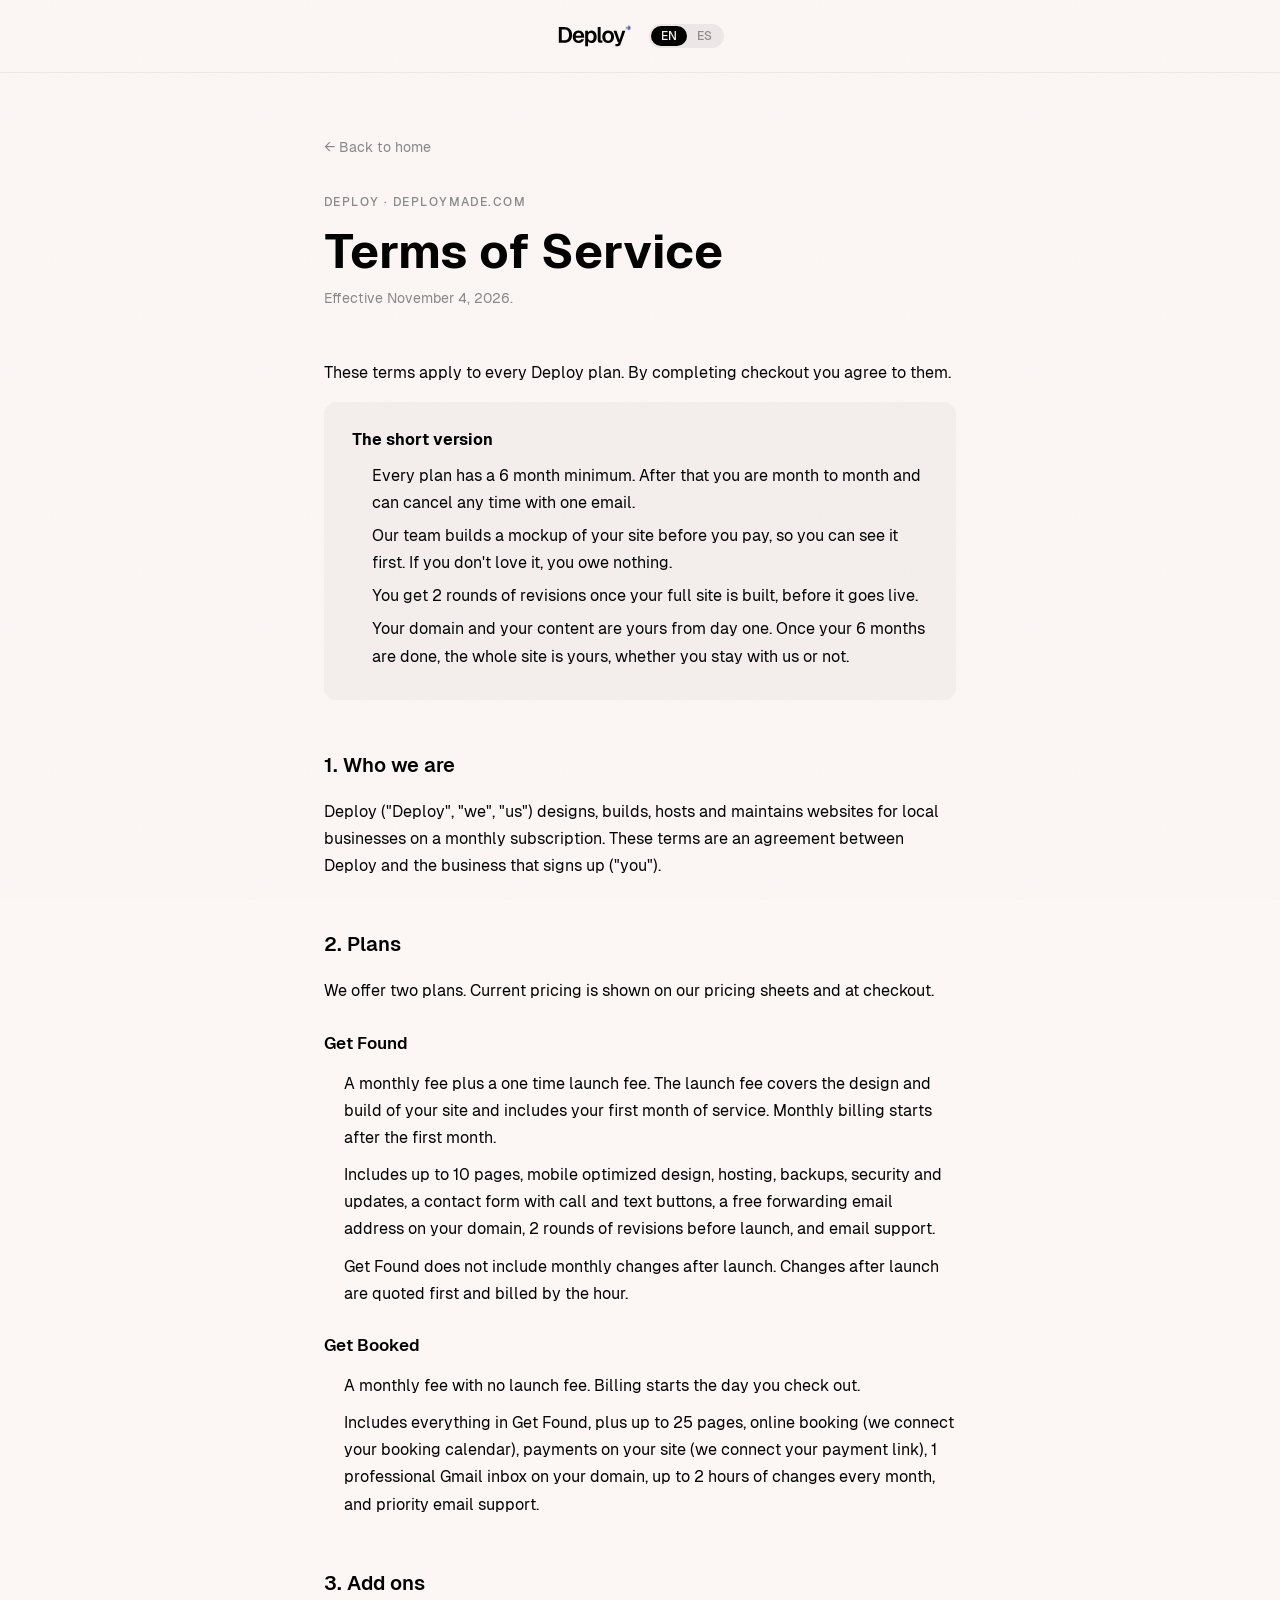
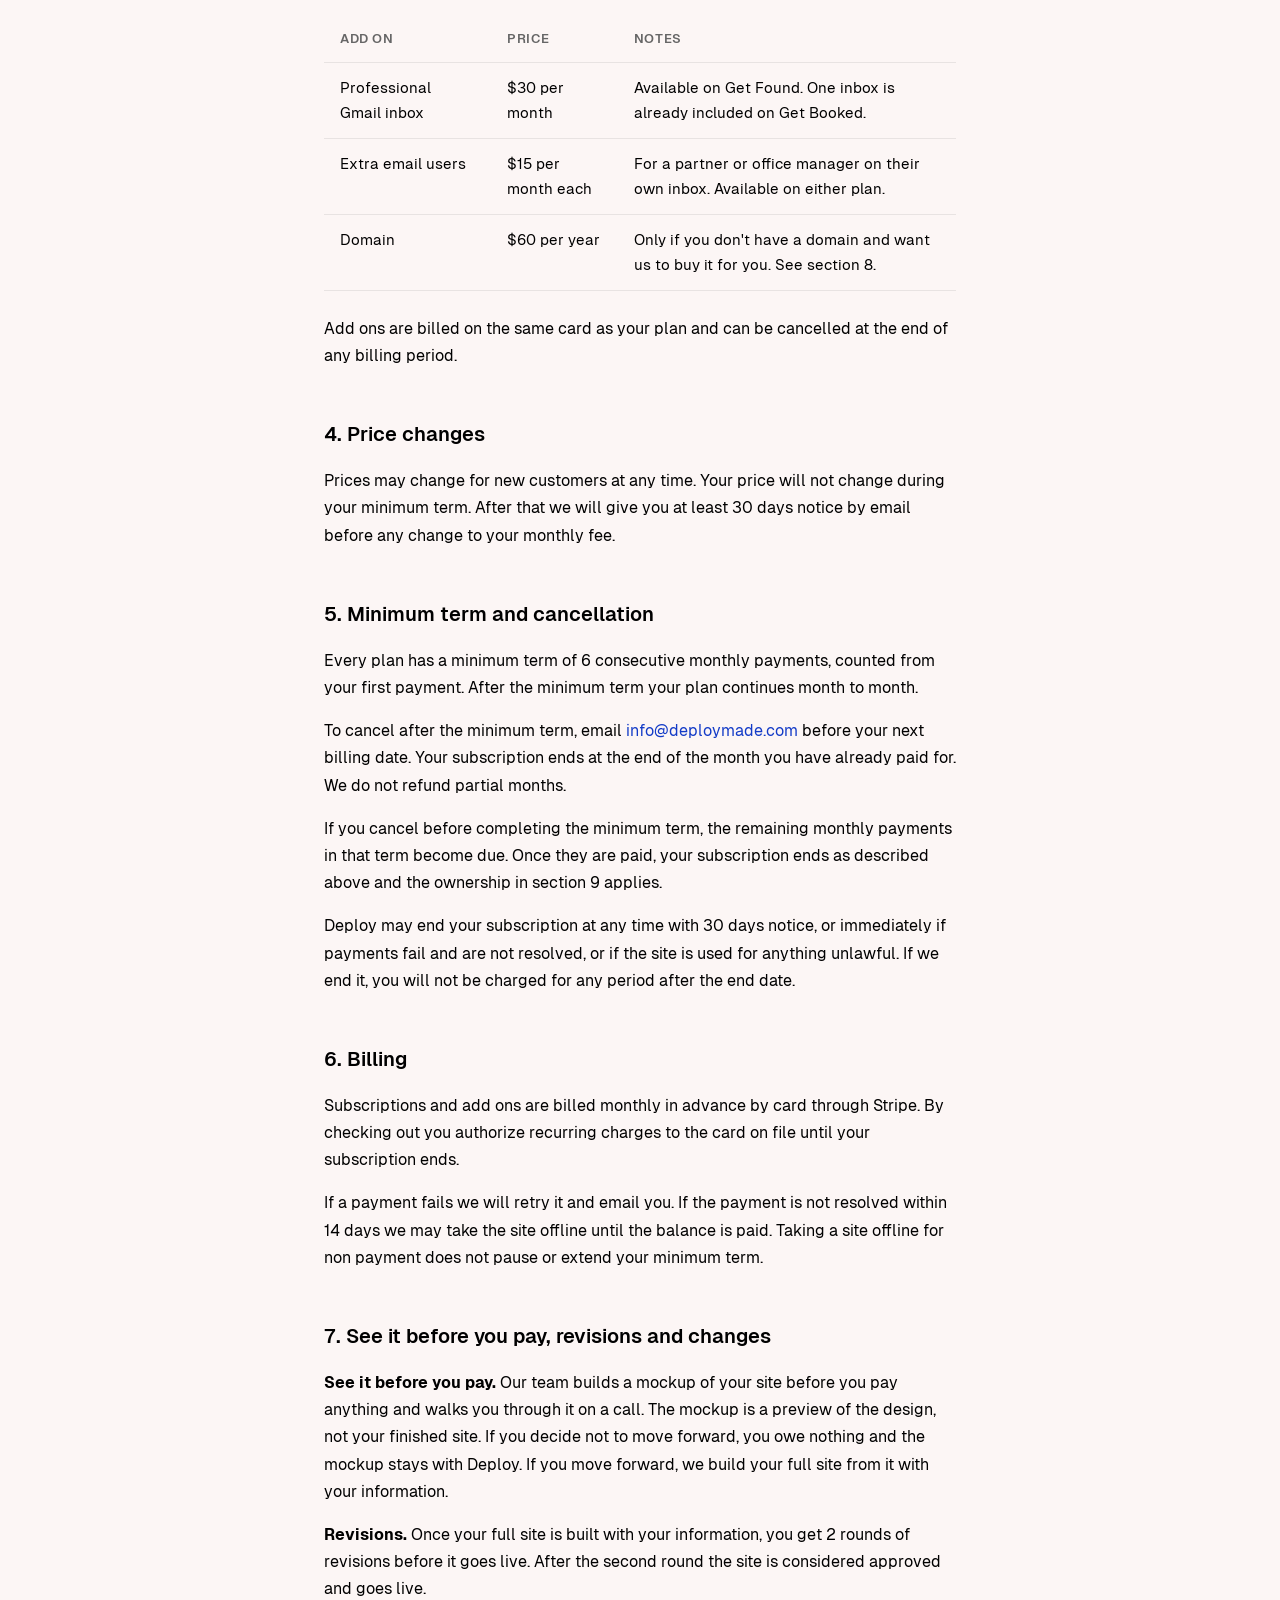
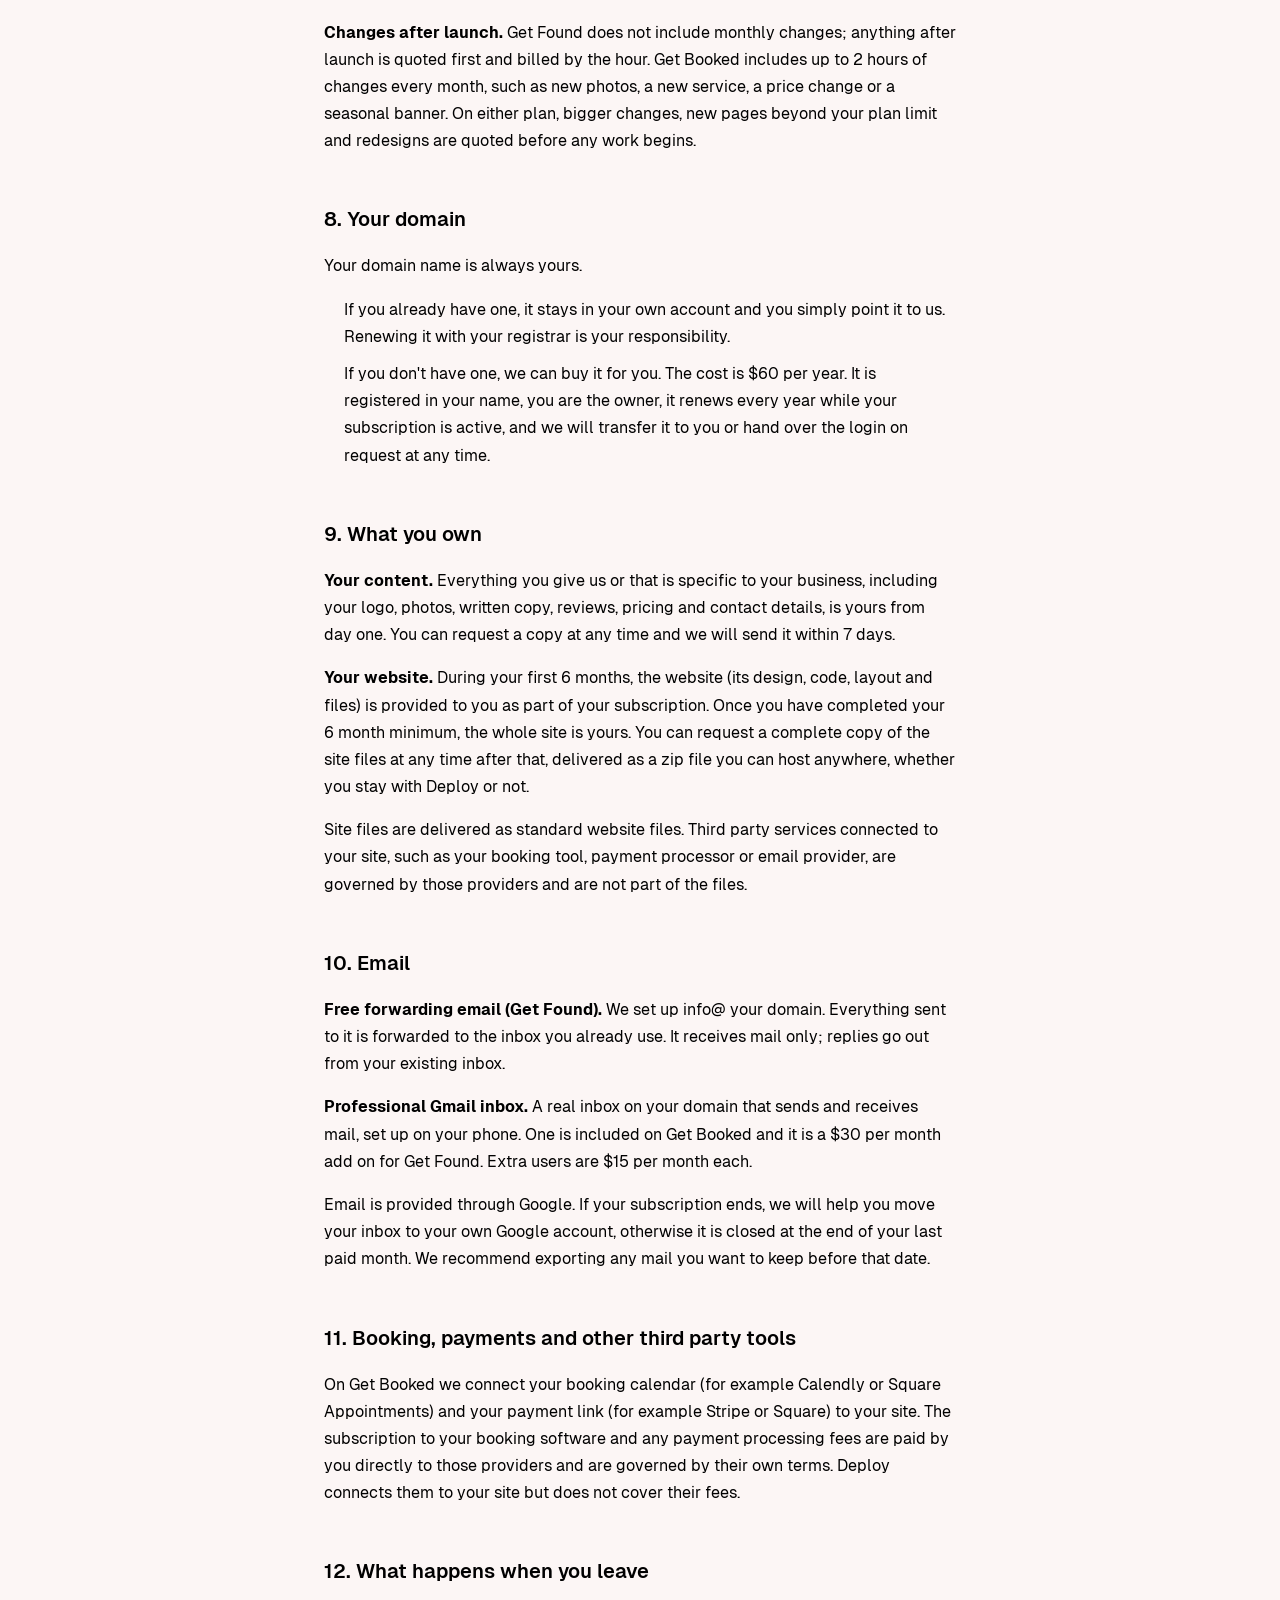
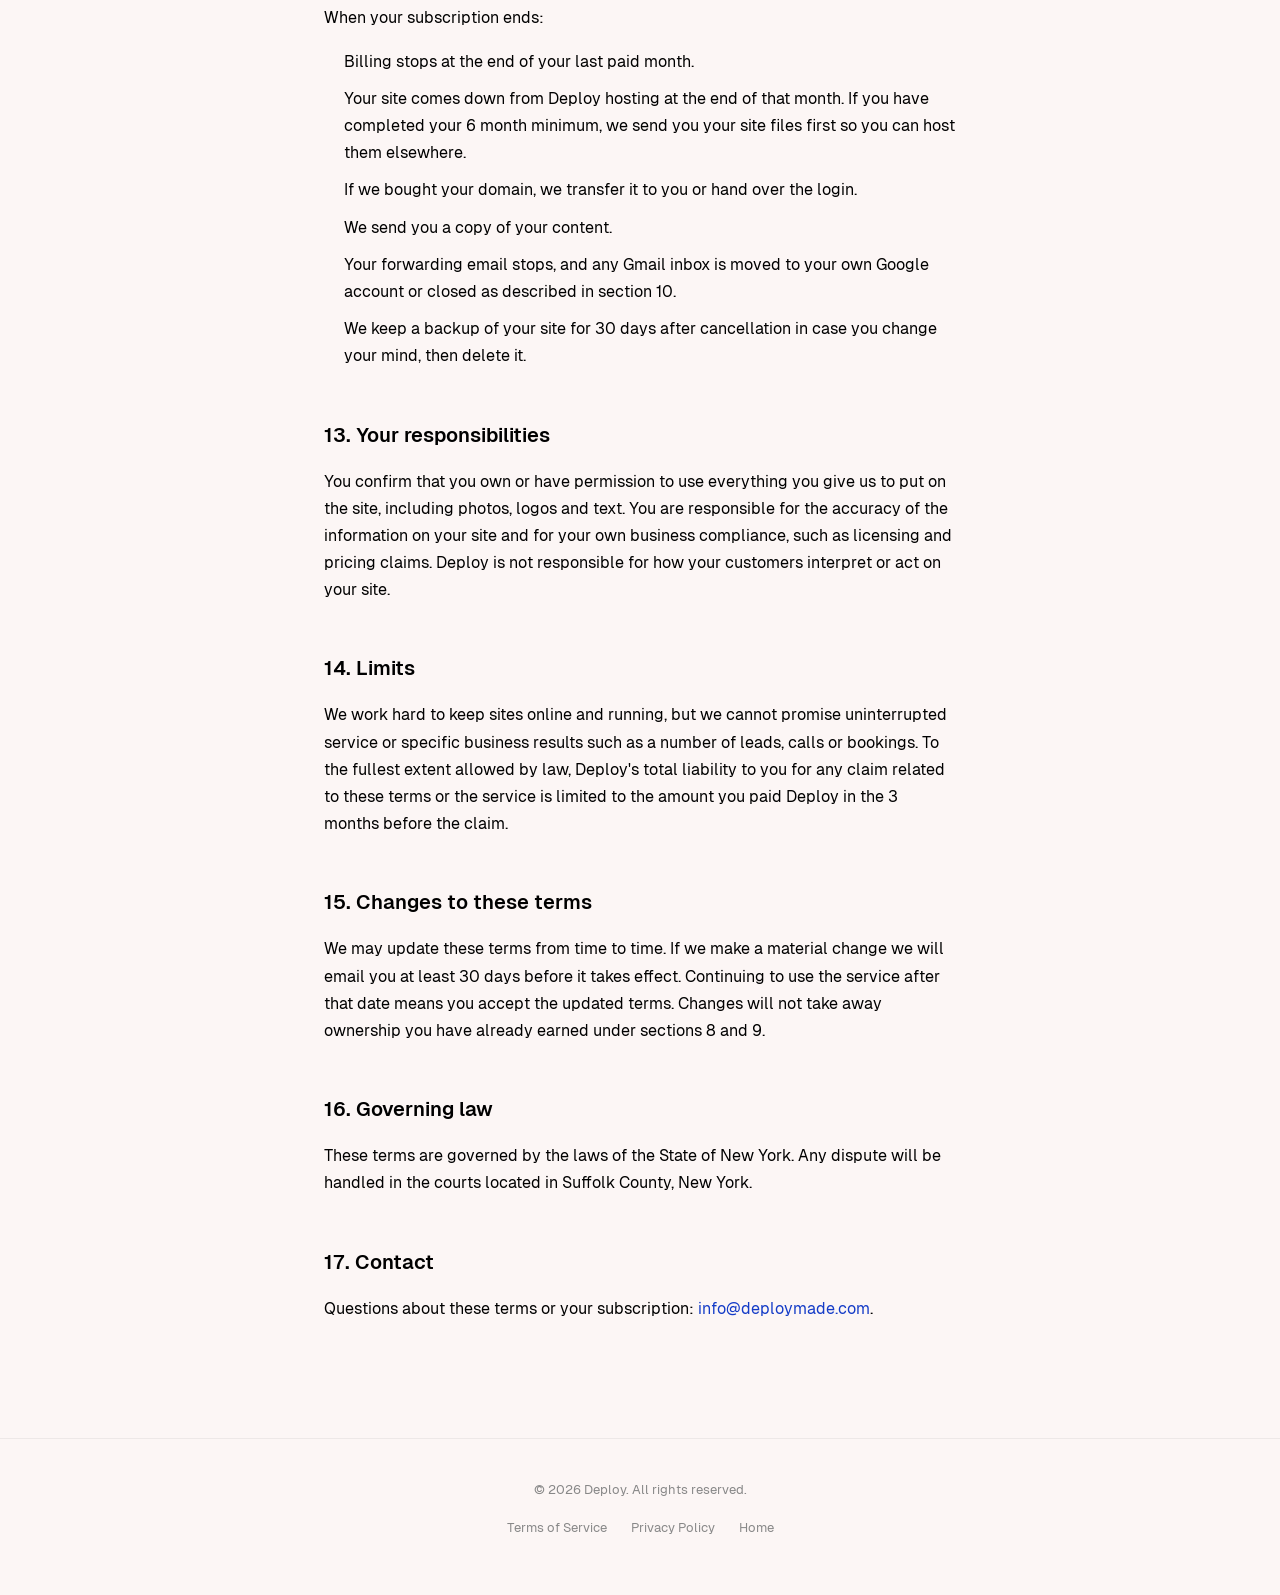
<file: terms.html>
<!DOCTYPE html>
<html lang="en">
<head>
  <meta charset="UTF-8">
  <meta name="viewport" content="width=device-width, initial-scale=1.0">
  <title>Terms of Service | Deploy</title>
  <meta name="description" content="Terms of Service for Deploy. Read our agreement covering plans, pricing, billing, ownership and more.">
  <link rel="canonical" href="https://deploymade.com/terms">
  <meta name="robots" content="index, follow">
  <meta name="theme-color" content="#FCF6F5">
  <meta name="facebook-domain-verification" content="doa7drx8dfo148b1zd8n68bnn31b2d" />
  <link rel="icon" type="image/x-icon" href="favicon.ico">
  <link rel="icon" type="image/png" sizes="32x32" href="favicon-32x32.png">
  <link rel="apple-touch-icon" sizes="180x180" href="apple-touch-icon.png">

  <!-- Meta Pixel Code -->
  <script>
  !function(f,b,e,v,n,t,s)
  {if(f.fbq)return;n=f.fbq=function(){n.callMethod?
  n.callMethod.apply(n,arguments):n.queue.push(arguments)};
  if(!f._fbq)f._fbq=n;n.push=n;n.loaded=!0;n.version='2.0';
  n.queue=[];t=b.createElement(e);t.async=!0;
  t.src=v;s=b.getElementsByTagName(e)[0];
  s.parentNode.insertBefore(t,s)}(window, document,'script',
  'https://connect.facebook.net/en_US/fbevents.js');
  fbq('init', '1638788897998440');
  fbq('track', 'PageView');
  </script>
  <noscript><img height="1" width="1" style="display:none"
  src="https://www.facebook.com/tr?id=1638788897998440&ev=PageView&noscript=1"
  /></noscript>
  <!-- End Meta Pixel Code -->

  <link rel="stylesheet" href="css/styles.css">
  <style>
    @font-face { font-family: 'Geist'; src: url('fonts/Geist-Regular.woff2') format('woff2'); font-weight: 400; font-style: normal; font-display: swap; }
    @font-face { font-family: 'Geist'; src: url('fonts/Geist-Medium.woff2') format('woff2'); font-weight: 500; font-style: normal; font-display: swap; }
    @font-face { font-family: 'Geist'; src: url('fonts/Geist-SemiBold.woff2') format('woff2'); font-weight: 600; font-style: normal; font-display: swap; }
    @font-face { font-family: 'Geist'; src: url('fonts/Geist-Bold.woff2') format('woff2'); font-weight: 700; font-style: normal; font-display: swap; }

    *, *::before, *::after { margin: 0; padding: 0; box-sizing: border-box; }
    body {
      font-family: 'Geist', -apple-system, sans-serif;
      background: #FCF6F5;
      color: #000;
      line-height: 1.7;
      font-size: 16px;
      -webkit-font-smoothing: antialiased;
    }
    .legal-nav {
      padding: 24px 0;
      text-align: center;
      border-bottom: 1px solid rgba(0,0,0,0.06);
      display: flex;
      align-items: center;
      justify-content: center;
      gap: 16px;
    }
    .legal-nav a { text-decoration: none; color: #000; }
    .legal-nav img { height: 22px; }
    .legal-wrap {
      max-width: 680px;
      margin: 0 auto;
      padding: 60px 24px 100px;
    }
    .legal-label {
      font-size: 12px;
      font-weight: 500;
      letter-spacing: 0.12em;
      text-transform: uppercase;
      color: #888;
      margin-bottom: 12px;
    }
    h1 {
      font-size: clamp(32px, 5vw, 48px);
      font-weight: 700;
      line-height: 1.15;
      margin-bottom: 8px;
    }
    .legal-date {
      font-size: 14px;
      color: #888;
      margin-bottom: 48px;
    }
    .summary-box {
      background: rgba(0,0,0,0.03);
      border-radius: 12px;
      padding: 24px 28px;
      margin-bottom: 48px;
    }
    .summary-box strong { display: block; margin-bottom: 8px; }
    .summary-box ul { margin: 0 0 0 20px; }
    .summary-box li { margin-bottom: 6px; }
    h2 {
      font-size: 20px;
      font-weight: 600;
      margin-top: 48px;
      margin-bottom: 16px;
    }
    h3 {
      font-size: 17px;
      font-weight: 600;
      margin-top: 24px;
      margin-bottom: 12px;
    }
    p { margin-bottom: 16px; }
    ul { margin: 0 0 16px 20px; }
    li { margin-bottom: 10px; }
    a { color: #133BC7; }
    table {
      width: 100%;
      border-collapse: collapse;
      margin: 16px 0 24px;
      font-size: 15px;
    }
    th, td {
      text-align: left;
      padding: 12px 16px;
      border-bottom: 1px solid rgba(0,0,0,0.08);
      vertical-align: top;
    }
    th {
      font-weight: 600;
      font-size: 13px;
      text-transform: uppercase;
      letter-spacing: 0.04em;
      color: #666;
    }
    .legal-footer {
      text-align: center;
      padding: 40px 24px;
      font-size: 13px;
      color: #888;
      border-top: 1px solid rgba(0,0,0,0.06);
    }
    .legal-footer a { color: #888; text-decoration: none; margin: 0 12px; }
    .legal-footer a:hover { color: #000; }
    .back-link {
      display: inline-block;
      margin-bottom: 32px;
      font-size: 14px;
      color: #888;
      text-decoration: none;
    }
    .back-link:hover { color: #000; }
  </style>
</head>
<body>
  <div class="legal-nav">
    <a href="/"><img src="assets/deploy-logo.svg" alt="Deploy"></a>
    <div class="lang-toggle">
      <button class="lang-opt active" data-lang="en">EN</button>
      <button class="lang-opt" data-lang="es">ES</button>
    </div>
  </div>

  <div class="legal-wrap">
    <a href="/" class="back-link" data-es="&larr; Volver al inicio">&larr; Back to home</a>

    <div class="legal-label">Deploy &middot; deploymade.com</div>
    <h1 data-es="Términos de Servicio">Terms of Service</h1>
    <p class="legal-date" data-es="Vigente desde el 4 de noviembre de 2026.">Effective November 4, 2026.</p>

    <p data-es="Estos términos aplican a todos los planes de Deploy. Al completar tu compra, aceptas estos términos.">These terms apply to every Deploy plan. By completing checkout you agree to them.</p>

    <div class="summary-box" data-es-html="<strong>La versión corta</strong><ul><li>Todos los planes tienen un mínimo de 6 meses. Después de eso, tu plan es mes a mes y puedes cancelar en cualquier momento con un correo electrónico.</li><li>Nuestro equipo construye una vista previa de tu sitio antes de que pagues, para que puedas verlo primero. Si no te encanta, no debes nada.</li><li>Recibes 2 rondas de revisiones una vez que tu sitio completo está construido, antes de que se publique.</li><li>Tu dominio y tu contenido son tuyos desde el primer día. Una vez que completes tus 6 meses, todo el sitio es tuyo, ya sea que te quedes con nosotros o no.</li></ul>">
      <strong>The short version</strong>
      <ul>
        <li>Every plan has a 6 month minimum. After that you are month to month and can cancel any time with one email.</li>
        <li>Our team builds a mockup of your site before you pay, so you can see it first. If you don't love it, you owe nothing.</li>
        <li>You get 2 rounds of revisions once your full site is built, before it goes live.</li>
        <li>Your domain and your content are yours from day one. Once your 6 months are done, the whole site is yours, whether you stay with us or not.</li>
      </ul>
    </div>

    <h2 data-es="1. Quiénes somos">1. Who we are</h2>
    <p data-es="Deploy (&quot;Deploy&quot;, &quot;nosotros&quot;) diseña, construye, aloja y mantiene sitios web para negocios locales con una suscripción mensual. Estos términos son un acuerdo entre Deploy y el negocio que se registra (&quot;tú&quot;).">Deploy ("Deploy", "we", "us") designs, builds, hosts and maintains websites for local businesses on a monthly subscription. These terms are an agreement between Deploy and the business that signs up ("you").</p>

    <h2 data-es="2. Planes">2. Plans</h2>
    <p data-es="Ofrecemos dos planes. Los precios actuales se muestran en nuestras hojas de precios y al momento de pagar.">We offer two plans. Current pricing is shown on our pricing sheets and at checkout.</p>

    <h3 data-es="Get Found">Get Found</h3>
    <ul data-es-html="<li>Una tarifa mensual más una tarifa única de lanzamiento. La tarifa de lanzamiento cubre el diseño y la construcción de tu sitio e incluye tu primer mes de servicio. La facturación mensual comienza después del primer mes.</li><li>Incluye hasta 10 páginas, diseño optimizado para móviles, alojamiento, respaldos, seguridad y actualizaciones, un formulario de contacto con botones de llamada y texto, una dirección de correo de reenvío gratuita en tu dominio, 2 rondas de revisiones antes del lanzamiento y soporte por correo electrónico.</li><li>Get Found no incluye cambios mensuales después del lanzamiento. Los cambios después del lanzamiento se cotizan primero y se facturan por hora.</li>">
      <li>A monthly fee plus a one time launch fee. The launch fee covers the design and build of your site and includes your first month of service. Monthly billing starts after the first month.</li>
      <li>Includes up to 10 pages, mobile optimized design, hosting, backups, security and updates, a contact form with call and text buttons, a free forwarding email address on your domain, 2 rounds of revisions before launch, and email support.</li>
      <li>Get Found does not include monthly changes after launch. Changes after launch are quoted first and billed by the hour.</li>
    </ul>

    <h3 data-es="Get Booked">Get Booked</h3>
    <ul data-es-html="<li>Una tarifa mensual sin tarifa de lanzamiento. La facturación comienza el día que realizas tu compra.</li><li>Incluye todo lo de Get Found, más hasta 25 páginas, reservas en línea (conectamos tu calendario de reservas), pagos en tu sitio (conectamos tu enlace de pago), 1 bandeja de entrada profesional de Gmail en tu dominio, hasta 2 horas de cambios cada mes y soporte prioritario por correo electrónico.</li>">
      <li>A monthly fee with no launch fee. Billing starts the day you check out.</li>
      <li>Includes everything in Get Found, plus up to 25 pages, online booking (we connect your booking calendar), payments on your site (we connect your payment link), 1 professional Gmail inbox on your domain, up to 2 hours of changes every month, and priority email support.</li>
    </ul>

    <h2 data-es="3. Complementos">3. Add ons</h2>
    <table>
      <thead>
        <tr>
          <th data-es="Complemento">Add on</th>
          <th data-es="Precio">Price</th>
          <th data-es="Notas">Notes</th>
        </tr>
      </thead>
      <tbody>
        <tr>
          <td data-es="Bandeja de entrada profesional de Gmail">Professional Gmail inbox</td>
          <td data-es="$30 por mes">$30 per month</td>
          <td data-es="Disponible en Get Found. Una bandeja ya está incluida en Get Booked.">Available on Get Found. One inbox is already included on Get Booked.</td>
        </tr>
        <tr>
          <td data-es="Usuarios de correo adicionales">Extra email users</td>
          <td data-es="$15 por mes cada uno">$15 per month each</td>
          <td data-es="Para un socio o gerente de oficina con su propia bandeja de entrada. Disponible en cualquier plan.">For a partner or office manager on their own inbox. Available on either plan.</td>
        </tr>
        <tr>
          <td data-es="Dominio">Domain</td>
          <td data-es="$60 por año">$60 per year</td>
          <td data-es="Solo si no tienes un dominio y quieres que lo compremos por ti. Ver sección 8.">Only if you don't have a domain and want us to buy it for you. See section 8.</td>
        </tr>
      </tbody>
    </table>
    <p data-es="Los complementos se facturan con la misma tarjeta que tu plan y pueden cancelarse al final de cualquier período de facturación.">Add ons are billed on the same card as your plan and can be cancelled at the end of any billing period.</p>

    <h2 data-es="4. Cambios de precio">4. Price changes</h2>
    <p data-es="Los precios pueden cambiar para nuevos clientes en cualquier momento. Tu precio no cambiará durante tu período mínimo. Después de eso, te daremos al menos 30 días de aviso por correo electrónico antes de cualquier cambio en tu tarifa mensual.">Prices may change for new customers at any time. Your price will not change during your minimum term. After that we will give you at least 30 days notice by email before any change to your monthly fee.</p>

    <h2 data-es="5. Período mínimo y cancelación">5. Minimum term and cancellation</h2>
    <p data-es="Todos los planes tienen un período mínimo de 6 pagos mensuales consecutivos, contados desde tu primer pago. Después del período mínimo, tu plan continúa mes a mes.">Every plan has a minimum term of 6 consecutive monthly payments, counted from your first payment. After the minimum term your plan continues month to month.</p>
    <p data-es-html="Para cancelar después del período mínimo, envía un correo a <a href='mailto:info@deploymade.com'>info@deploymade.com</a> antes de tu próxima fecha de facturación. Tu suscripción termina al final del mes que ya pagaste. No reembolsamos meses parciales.">To cancel after the minimum term, email <a href="mailto:info@deploymade.com">info@deploymade.com</a> before your next billing date. Your subscription ends at the end of the month you have already paid for. We do not refund partial months.</p>
    <p data-es="Si cancelas antes de completar el período mínimo, los pagos mensuales restantes de ese período se vuelven exigibles. Una vez pagados, tu suscripción termina como se describe arriba y la propiedad de la sección 9 aplica.">If you cancel before completing the minimum term, the remaining monthly payments in that term become due. Once they are paid, your subscription ends as described above and the ownership in section 9 applies.</p>
    <p data-es="Deploy puede terminar tu suscripción en cualquier momento con 30 días de aviso, o inmediatamente si los pagos fallan y no se resuelven, o si el sitio se usa para algo ilegal. Si nosotros la terminamos, no se te cobrará por ningún período después de la fecha de finalización.">Deploy may end your subscription at any time with 30 days notice, or immediately if payments fail and are not resolved, or if the site is used for anything unlawful. If we end it, you will not be charged for any period after the end date.</p>

    <h2 data-es="6. Facturación">6. Billing</h2>
    <p data-es="Las suscripciones y complementos se facturan mensualmente por adelantado con tarjeta a través de Stripe. Al completar tu compra, autorizas cargos recurrentes a la tarjeta registrada hasta que tu suscripción termine.">Subscriptions and add ons are billed monthly in advance by card through Stripe. By checking out you authorize recurring charges to the card on file until your subscription ends.</p>
    <p data-es="Si un pago falla, lo reintentaremos y te enviaremos un correo. Si el pago no se resuelve dentro de 14 días, podemos desactivar el sitio hasta que se pague el saldo. Desactivar un sitio por falta de pago no pausa ni extiende tu período mínimo.">If a payment fails we will retry it and email you. If the payment is not resolved within 14 days we may take the site offline until the balance is paid. Taking a site offline for non payment does not pause or extend your minimum term.</p>

    <h2 data-es="7. Vélo antes de pagar, revisiones y cambios">7. See it before you pay, revisions and changes</h2>
    <p data-es-html="<strong>Vélo antes de pagar.</strong> Nuestro equipo construye una vista previa de tu sitio antes de que pagues y te la muestra en una llamada. La vista previa es un adelanto del diseño, no tu sitio terminado. Si decides no continuar, no debes nada y la vista previa queda con Deploy. Si continúas, construimos tu sitio completo a partir de ella con tu información."><strong>See it before you pay.</strong> Our team builds a mockup of your site before you pay anything and walks you through it on a call. The mockup is a preview of the design, not your finished site. If you decide not to move forward, you owe nothing and the mockup stays with Deploy. If you move forward, we build your full site from it with your information.</p>
    <p data-es-html="<strong>Revisiones.</strong> Una vez que tu sitio completo está construido con tu información, tienes 2 rondas de revisiones antes de que se publique. Después de la segunda ronda, el sitio se considera aprobado y se publica."><strong>Revisions.</strong> Once your full site is built with your information, you get 2 rounds of revisions before it goes live. After the second round the site is considered approved and goes live.</p>
    <p data-es-html="<strong>Cambios después del lanzamiento.</strong> Get Found no incluye cambios mensuales; cualquier cosa después del lanzamiento se cotiza primero y se factura por hora. Get Booked incluye hasta 2 horas de cambios cada mes, como nuevas fotos, un nuevo servicio, un cambio de precio o un banner de temporada. En cualquier plan, cambios más grandes, páginas nuevas más allá del límite de tu plan y rediseños se cotizan antes de comenzar cualquier trabajo."><strong>Changes after launch.</strong> Get Found does not include monthly changes; anything after launch is quoted first and billed by the hour. Get Booked includes up to 2 hours of changes every month, such as new photos, a new service, a price change or a seasonal banner. On either plan, bigger changes, new pages beyond your plan limit and redesigns are quoted before any work begins.</p>

    <h2 data-es="8. Tu dominio">8. Your domain</h2>
    <p data-es="Tu nombre de dominio siempre es tuyo.">Your domain name is always yours.</p>
    <ul data-es-html="<li>Si ya tienes uno, se queda en tu propia cuenta y simplemente lo apuntas hacia nosotros. Renovarlo con tu registrador es tu responsabilidad.</li><li>Si no tienes uno, podemos comprarlo por ti. El costo es $60 por año. Se registra a tu nombre, tú eres el propietario, se renueva cada año mientras tu suscripción esté activa, y te lo transferimos o te damos el acceso cuando lo solicites.</li>">
      <li>If you already have one, it stays in your own account and you simply point it to us. Renewing it with your registrar is your responsibility.</li>
      <li>If you don't have one, we can buy it for you. The cost is $60 per year. It is registered in your name, you are the owner, it renews every year while your subscription is active, and we will transfer it to you or hand over the login on request at any time.</li>
    </ul>

    <h2 data-es="9. Lo que es tuyo">9. What you own</h2>
    <p data-es-html="<strong>Tu contenido.</strong> Todo lo que nos das o que es específico de tu negocio, incluyendo tu logo, fotos, textos, reseñas, precios y datos de contacto, es tuyo desde el primer día. Puedes solicitar una copia en cualquier momento y la enviaremos dentro de 7 días."><strong>Your content.</strong> Everything you give us or that is specific to your business, including your logo, photos, written copy, reviews, pricing and contact details, is yours from day one. You can request a copy at any time and we will send it within 7 days.</p>
    <p data-es-html="<strong>Tu sitio web.</strong> Durante tus primeros 6 meses, el sitio web (su diseño, código, estructura y archivos) se te proporciona como parte de tu suscripción. Una vez que completes tu mínimo de 6 meses, todo el sitio es tuyo. Puedes solicitar una copia completa de los archivos del sitio en cualquier momento después de eso, entregados como un archivo zip que puedes alojar en cualquier lugar, ya sea que te quedes con Deploy o no."><strong>Your website.</strong> During your first 6 months, the website (its design, code, layout and files) is provided to you as part of your subscription. Once you have completed your 6 month minimum, the whole site is yours. You can request a complete copy of the site files at any time after that, delivered as a zip file you can host anywhere, whether you stay with Deploy or not.</p>
    <p data-es="Los archivos del sitio se entregan como archivos estándar de sitio web. Los servicios de terceros conectados a tu sitio, como tu herramienta de reservas, procesador de pagos o proveedor de correo, se rigen por esos proveedores y no son parte de los archivos.">Site files are delivered as standard website files. Third party services connected to your site, such as your booking tool, payment processor or email provider, are governed by those providers and are not part of the files.</p>

    <h2 data-es="10. Correo electrónico">10. Email</h2>
    <p data-es-html="<strong>Correo de reenvío gratuito (Get Found).</strong> Configuramos info@ tu dominio. Todo lo que se envíe ahí se reenvía a la bandeja de entrada que ya usas. Solo recibe correo; las respuestas salen desde tu bandeja existente."><strong>Free forwarding email (Get Found).</strong> We set up info@ your domain. Everything sent to it is forwarded to the inbox you already use. It receives mail only; replies go out from your existing inbox.</p>
    <p data-es-html="<strong>Bandeja de entrada profesional de Gmail.</strong> Una bandeja real en tu dominio que envía y recibe correo, configurada en tu teléfono. Una está incluida en Get Booked y es un complemento de $30 por mes para Get Found. Usuarios adicionales cuestan $15 por mes cada uno."><strong>Professional Gmail inbox.</strong> A real inbox on your domain that sends and receives mail, set up on your phone. One is included on Get Booked and it is a $30 per month add on for Get Found. Extra users are $15 per month each.</p>
    <p data-es="El correo electrónico se proporciona a través de Google. Si tu suscripción termina, te ayudaremos a mover tu bandeja a tu propia cuenta de Google, de lo contrario se cierra al final de tu último mes pagado. Recomendamos exportar cualquier correo que quieras conservar antes de esa fecha.">Email is provided through Google. If your subscription ends, we will help you move your inbox to your own Google account, otherwise it is closed at the end of your last paid month. We recommend exporting any mail you want to keep before that date.</p>

    <h2 data-es="11. Reservas, pagos y otras herramientas de terceros">11. Booking, payments and other third party tools</h2>
    <p data-es="En Get Booked conectamos tu calendario de reservas (por ejemplo Calendly o Square Appointments) y tu enlace de pago (por ejemplo Stripe o Square) a tu sitio. La suscripción a tu software de reservas y cualquier tarifa de procesamiento de pagos las pagas tú directamente a esos proveedores y se rigen por sus propios términos. Deploy los conecta a tu sitio pero no cubre sus tarifas.">On Get Booked we connect your booking calendar (for example Calendly or Square Appointments) and your payment link (for example Stripe or Square) to your site. The subscription to your booking software and any payment processing fees are paid by you directly to those providers and are governed by their own terms. Deploy connects them to your site but does not cover their fees.</p>

    <h2 data-es="12. Qué pasa cuando te vas">12. What happens when you leave</h2>
    <p data-es="Cuando tu suscripción termina:">When your subscription ends:</p>
    <ul data-es-html="<li>La facturación se detiene al final de tu último mes pagado.</li><li>Tu sitio se retira del alojamiento de Deploy al final de ese mes. Si completaste tu mínimo de 6 meses, te enviamos los archivos de tu sitio primero para que puedas alojarlos en otro lugar.</li><li>Si compramos tu dominio, te lo transferimos o te damos el acceso.</li><li>Te enviamos una copia de tu contenido.</li><li>Tu correo de reenvío se detiene, y cualquier bandeja de Gmail se mueve a tu propia cuenta de Google o se cierra como se describe en la sección 10.</li><li>Mantenemos un respaldo de tu sitio por 30 días después de la cancelación en caso de que cambies de opinión, luego lo eliminamos.</li>">
      <li>Billing stops at the end of your last paid month.</li>
      <li>Your site comes down from Deploy hosting at the end of that month. If you have completed your 6 month minimum, we send you your site files first so you can host them elsewhere.</li>
      <li>If we bought your domain, we transfer it to you or hand over the login.</li>
      <li>We send you a copy of your content.</li>
      <li>Your forwarding email stops, and any Gmail inbox is moved to your own Google account or closed as described in section 10.</li>
      <li>We keep a backup of your site for 30 days after cancellation in case you change your mind, then delete it.</li>
    </ul>

    <h2 data-es="13. Tus responsabilidades">13. Your responsibilities</h2>
    <p data-es="Confirmas que eres dueño o tienes permiso para usar todo lo que nos das para poner en el sitio, incluyendo fotos, logos y texto. Eres responsable de la exactitud de la información en tu sitio y del cumplimiento de tu propio negocio, como licencias y afirmaciones de precios. Deploy no es responsable de cómo tus clientes interpretan o actúan según tu sitio.">You confirm that you own or have permission to use everything you give us to put on the site, including photos, logos and text. You are responsible for the accuracy of the information on your site and for your own business compliance, such as licensing and pricing claims. Deploy is not responsible for how your customers interpret or act on your site.</p>

    <h2 data-es="14. Límites">14. Limits</h2>
    <p data-es="Trabajamos arduamente para mantener los sitios en línea y funcionando, pero no podemos prometer un servicio ininterrumpido ni resultados comerciales específicos como un número de leads, llamadas o reservas. En la máxima medida permitida por la ley, la responsabilidad total de Deploy hacia ti por cualquier reclamo relacionado con estos términos o el servicio se limita a la cantidad que pagaste a Deploy en los 3 meses anteriores al reclamo.">We work hard to keep sites online and running, but we cannot promise uninterrupted service or specific business results such as a number of leads, calls or bookings. To the fullest extent allowed by law, Deploy's total liability to you for any claim related to these terms or the service is limited to the amount you paid Deploy in the 3 months before the claim.</p>

    <h2 data-es="15. Cambios a estos términos">15. Changes to these terms</h2>
    <p data-es="Podemos actualizar estos términos de vez en cuando. Si hacemos un cambio importante, te enviaremos un correo al menos 30 días antes de que entre en vigor. Continuar usando el servicio después de esa fecha significa que aceptas los términos actualizados. Los cambios no eliminarán la propiedad que ya hayas ganado bajo las secciones 8 y 9.">We may update these terms from time to time. If we make a material change we will email you at least 30 days before it takes effect. Continuing to use the service after that date means you accept the updated terms. Changes will not take away ownership you have already earned under sections 8 and 9.</p>

    <h2 data-es="16. Ley aplicable">16. Governing law</h2>
    <p data-es="Estos términos se rigen por las leyes del Estado de Nueva York. Cualquier disputa se manejará en los tribunales ubicados en el Condado de Suffolk, Nueva York.">These terms are governed by the laws of the State of New York. Any dispute will be handled in the courts located in Suffolk County, New York.</p>

    <h2 data-es="17. Contacto">17. Contact</h2>
    <p data-es-html="Preguntas sobre estos términos o tu suscripción: <a href='mailto:info@deploymade.com'>info@deploymade.com</a>.">Questions about these terms or your subscription: <a href="mailto:info@deploymade.com">info@deploymade.com</a>.</p>
  </div>

  <div class="legal-footer">
    <p data-es="&copy; 2026 Deploy. Todos los derechos reservados.">&copy; 2026 Deploy. All rights reserved.</p>
    <p><a href="/terms" data-es="Términos de Servicio">Terms of Service</a><a href="/privacy" data-es="Política de Privacidad">Privacy Policy</a><a href="/" data-es="Inicio">Home</a></p>
  </div>

  <script src="js/lang.js"></script>
</body>
</html>
</file>
<file: css/styles.css>
/* ═══════════════════════════════════════════════
   Deploy — Brand Tokens
   ═══════════════════════════════════════════════ */
:root {
  --cream:       #FCF6F5;
  --cream-50:    #FFFBFA;
  --cream-200:   #F3EAE8;
  --line:        #E5D9D6;
  --ink:         #000000;
  --ink-muted:   #5F5856;
  --swift-blue:  #133BC7;
  --swift-light: #9AACFF;

  --font-sans:  'Geist', -apple-system, BlinkMacSystemFont, 'Segoe UI', sans-serif;
  --font-mono:  'Geist Mono', 'SF Mono', 'Fira Code', monospace;

  --ease-out: cubic-bezier(0.16, 1, 0.3, 1);
  --ease-in-out: cubic-bezier(0.65, 0, 0.35, 1);

  --max-w: 1200px;
  --gutter: 24px;
}

@media (min-width: 768px) {
  :root { --gutter: 40px; }
}
@media (min-width: 1024px) {
  :root { --gutter: 64px; }
}

/* ═══════════════════════════════════════════════
   Reset
   ═══════════════════════════════════════════════ */
*, *::before, *::after { box-sizing: border-box; margin: 0; padding: 0; }

html {
  scroll-behavior: smooth;
  -webkit-font-smoothing: antialiased;
  -moz-osx-font-smoothing: grayscale;
}

body {
  font-family: var(--font-sans);
  font-weight: 400;
  font-size: 17px;
  line-height: 1.5;
  color: var(--ink);
  background: var(--cream);
  overflow-x: hidden;
}

/* Preloader */
.preloader {
  position: fixed;
  inset: 0;
  z-index: 9999;
  background: var(--cream);
  display: flex;
  align-items: center;
  justify-content: center;
}
.preloader.fly .preloader-bg {
  opacity: 0;
}
.preloader.hidden {
  visibility: hidden;
  pointer-events: none;
}
.preloader-bg {
  position: absolute;
  inset: 0;
  background: var(--cream);
  transition: opacity 0.5s cubic-bezier(0.16, 1, 0.3, 1) 0.4s;
}
.preloader-logo {
  width: 400px;
  height: 400px;
  object-fit: contain;
  position: relative;
  z-index: 1;
  animation: preloaderPulse 1.8s ease-in-out infinite;
}
.preloader.fly .preloader-logo {
  animation: flyAway 1s cubic-bezier(0.4, 0, 0.2, 1) forwards;
}
@keyframes preloaderPulse {
  0%, 100% { opacity: 0.4; transform: scale(0.95); }
  50% { opacity: 1; transform: scale(1); }
}
@keyframes flyAway {
  0%   { transform: translate(0, 0) rotate(0deg) scale(1); opacity: 1; }
  30%  { transform: translate(5vw, -20px) rotate(-5deg) scale(1.05); opacity: 1; }
  100% { transform: translate(120vw, -100px) rotate(15deg) scale(0.5); opacity: 0; }
}

img, svg { display: block; max-width: 100%; }
a { color: inherit; text-decoration: none; }
button { font: inherit; cursor: pointer; border: none; background: none; }
ul, ol { list-style: none; }

/* ═══════════════════════════════════════════════
   Typography
   ═══════════════════════════════════════════════ */
.display {
  font-weight: 600;
  letter-spacing: -0.05em;
  line-height: 1.05;
}
.headline {
  font-weight: 600;
  letter-spacing: -0.03em;
  line-height: 1.15;
}
.label {
  font-family: var(--font-mono);
  font-weight: 500;
  font-size: 12px;
  letter-spacing: 0.04em;
  text-transform: uppercase;
  color: var(--ink-muted);
}

/* ═══════════════════════════════════════════════
   Layout
   ═══════════════════════════════════════════════ */
.container {
  width: 100%;
  max-width: var(--max-w);
  margin: 0 auto;
  padding: 0 var(--gutter);
}

section {
  padding: 100px 0;
}

@media (min-width: 768px) {
  section { padding: 140px 0; }
}

/* ═══════════════════════════════════════════════
   Card perspective for tilt hover
   ═══════════════════════════════════════════════ */
.work-card, .plan-card, .testimonial-card {
  perspective: 800px;
}

/* Hero canvas */
.hero-canvas-wrap {
  position: absolute;
  top: 0;
  left: 0;
  right: 0;
  bottom: -40vh;
  z-index: 0;
  overflow: hidden;
  -webkit-mask-image: linear-gradient(to bottom, black 40%, transparent 100%);
  mask-image: linear-gradient(to bottom, black 40%, transparent 100%);
}
.hero-canvas-wrap canvas {
  display: block;
  width: 100%;
  height: 100%;
  opacity: 0.65;
}
.hero-content {
  position: relative;
  z-index: 1;
  pointer-events: auto;
}
.hero .container {
  position: relative;
  z-index: 1;
}
.hero-bg-image {
  position: absolute;
  inset: 0;
  z-index: 0;
  overflow: hidden;
  opacity: 0.2;
  transition: opacity 1.5s ease;
}
.hero-bg-image img {
  width: 100%;
  height: 100%;
  object-fit: cover;
}


/* ═══════════════════════════════════════════════
   Navigation — frosted glass floating pill
   ═══════════════════════════════════════════════ */
.nav {
  position: fixed;
  top: 16px;
  left: 0;
  right: 0;
  z-index: 100;
  display: flex;
  justify-content: center;
  pointer-events: none;
}
.nav-pill {
  display: flex;
  align-items: center;
  gap: 4px;
  padding: 4px;
  border-radius: 100px;
  background: rgba(252, 246, 245, 0.94);
  backdrop-filter: blur(40px);
  -webkit-backdrop-filter: blur(40px);
  border: 1px solid rgba(200, 200, 200, 0.25);
  box-shadow:
    0 6px 10px -2px rgba(0, 0, 0, 0.04),
    0 2px 4px -2px rgba(0, 0, 0, 0.03);
  pointer-events: auto;
  transition: box-shadow 0.4s, background 0.4s;
}
.nav.scrolled .nav-pill {
  box-shadow:
    0 8px 16px -4px rgba(0, 0, 0, 0.08),
    0 2px 6px -2px rgba(0, 0, 0, 0.04);
}
.nav-logo {
  display: flex;
  align-items: center;
  padding: 0 14px 0 16px;
  white-space: nowrap;
}
.nav-logo-img {
  height: 22px;
  width: auto;
}
.nav-links {
  display: none;
  align-items: center;
  gap: 0;
}
.nav-links a {
  font-size: 14px;
  font-weight: 500;
  color: var(--ink-muted);
  padding: 8px 14px;
  border-radius: 100px;
  transition: color 0.25s, background 0.25s;
}
.nav-links a:hover {
  color: var(--ink);
  background: rgba(0, 0, 0, 0.04);
}
.nav-cta {
  display: inline-flex;
  align-items: center;
  gap: 6px;
  padding: 10px 20px;
  background: var(--ink);
  color: var(--cream);
  border-radius: 100px;
  font-size: 14px;
  font-weight: 500;
  white-space: nowrap;
  transition: background 0.3s, transform 0.3s var(--ease-out);
}
.nav-cta:hover {
  background: #1a1a1a;
  transform: scale(1.04);
}
.nav-cta .arrow {
  transition: transform 0.3s var(--ease-out);
}
.nav-cta:hover .arrow {
  transform: translateX(3px);
}

/* Language toggle */
.lang-toggle {
  display: flex;
  align-items: center;
  background: rgba(0,0,0,0.06);
  border-radius: 20px;
  padding: 2px;
}
.lang-opt {
  background: none;
  border: none;
  font-family: var(--font-sans);
  font-size: 12px;
  font-weight: 500;
  padding: 4px 10px;
  border-radius: 18px;
  cursor: pointer;
  color: rgba(0,0,0,0.4);
  transition: all 0.2s;
  letter-spacing: 0.02em;
  line-height: 1;
}
.lang-opt.active {
  background: var(--ink);
  color: var(--cream);
}

.mobile-toggle {
  display: flex;
  flex-direction: column;
  gap: 5px;
  padding: 8px;
}
.mobile-toggle span {
  display: block;
  width: 20px;
  height: 2px;
  background: var(--ink);
  border-radius: 2px;
  transition: transform 0.3s, opacity 0.3s;
}
.mobile-toggle.active span:nth-child(1) {
  transform: translateY(7px) rotate(45deg);
}
.mobile-toggle.active span:nth-child(2) {
  opacity: 0;
}
.mobile-toggle.active span:nth-child(3) {
  transform: translateY(-7px) rotate(-45deg);
}

.mobile-menu {
  position: fixed;
  inset: 0;
  background: var(--cream);
  z-index: 99;
  display: flex;
  flex-direction: column;
  justify-content: center;
  align-items: center;
  gap: 32px;
  opacity: 0;
  pointer-events: none;
  transition: opacity 0.4s;
}
.mobile-menu.open {
  opacity: 1;
  pointer-events: auto;
}
.mobile-menu a {
  font-size: 32px;
  font-weight: 600;
  letter-spacing: -0.03em;
}

.mobile-menu .lang-toggle {
  background: rgba(0,0,0,0.05);
}

@media (min-width: 768px) {
  .nav-links { display: flex; }
  .mobile-toggle { display: none; }
}

/* ═══════════════════════════════════════════════
   Hero
   ═══════════════════════════════════════════════ */
.hero {
  min-height: 100vh;
  display: flex;
  align-items: center;
  justify-content: center;
  text-align: center;
  padding-top: 80px;
  position: relative;
}
.hero-content {
  max-width: 820px;
  margin: 0 auto;
}
.hero .label {
  margin-bottom: 24px;
}
@keyframes badge-blink {
  50% { opacity: 0.25; }
}
.hero-badge {
  display: inline-flex;
  align-items: center;
  gap: 10px;
  margin: 0 0 24px;
  padding: 8px 14px 8px 12px;
  border-radius: 999px;
  font-size: 12px;
  font-weight: 500;
  letter-spacing: 0.04em;
  text-transform: uppercase;
  color: #fff;
  background: rgba(0, 0, 0, 0.45);
  backdrop-filter: blur(12px);
  -webkit-backdrop-filter: blur(12px);
  box-shadow: inset 0 0 0 1px rgba(255, 255, 255, 0.16);
}
.hero-badge-dot {
  width: 7px;
  height: 7px;
  flex: 0 0 auto;
  border-radius: 50%;
  background: #ff3e88;
  animation: badge-blink 1.4s ease-in-out infinite;
}
.hero h1 {
  font-size: clamp(40px, 8vw, 72px);
  margin-bottom: 24px;
}
.hero .subhead {
  font-size: clamp(17px, 2.5vw, 20px);
  color: var(--ink-muted);
  max-width: 480px;
  margin: 0 auto 40px;
}
.hero-buttons {
  display: flex;
  flex-wrap: wrap;
  justify-content: center;
  gap: 16px;
  margin-bottom: 20px;
}
.hero .guarantee {
  font-size: 14px;
  color: var(--ink-muted);
}

.btn-primary {
  display: inline-flex;
  align-items: center;
  gap: 8px;
  padding: 14px 32px;
  background: var(--ink);
  color: var(--cream);
  border-radius: 100px;
  font-size: 16px;
  font-weight: 500;
  transition: background 0.3s, transform 0.3s var(--ease-out);
}
.btn-primary:hover {
  background: #1a1a1a;
  transform: scale(1.03);
}
.btn-primary .arrow {
  transition: transform 0.3s var(--ease-out);
}
.btn-primary:hover .arrow {
  transform: translateX(3px);
}

.btn-secondary {
  display: inline-flex;
  align-items: center;
  gap: 8px;
  padding: 14px 32px;
  background: transparent;
  color: var(--ink);
  border: 1px solid var(--line);
  border-radius: 100px;
  font-size: 16px;
  font-weight: 500;
  transition: border-color 0.3s, background 0.3s, transform 0.3s var(--ease-out);
}
.btn-secondary:hover {
  border-color: var(--ink);
  background: var(--cream-50);
  transform: scale(1.03);
}

/* ═══════════════════════════════════════════════
   Work
   ═══════════════════════════════════════════════ */
#work {
  position: relative;
  z-index: 1;
}
#work .section-header {
  display: flex;
  justify-content: space-between;
  align-items: baseline;
  margin-bottom: 60px;
}
#work h2 {
  font-size: clamp(36px, 5vw, 56px);
}
.work-grid {
  display: grid;
  grid-template-columns: 1fr;
  gap: 24px;
}
@media (min-width: 768px) {
  .work-grid { grid-template-columns: 1fr 1fr; }
}
.work-card {
  border-radius: 16px;
  overflow: hidden;
  background: var(--cream-200);
  transition: transform 0.5s var(--ease-out);
  cursor: pointer;
}
.work-card:hover {
  transform: translateY(-6px);
}
.work-card-img {
  aspect-ratio: 4/3;
  background: var(--cream-200);
  position: relative;
  overflow: hidden;
}
.work-card-img .placeholder-icon {
  position: absolute;
  inset: 0;
  display: flex;
  align-items: center;
  justify-content: center;
  font-size: 48px;
  color: var(--line);
}
.work-card-body {
  padding: 24px;
}
.work-card-body h3 {
  font-size: 20px;
  font-weight: 600;
  letter-spacing: -0.02em;
  margin-bottom: 8px;
}
.work-card-tags {
  display: flex;
  gap: 8px;
  flex-wrap: wrap;
}
.tag {
  display: inline-block;
  padding: 4px 12px;
  border: 1px solid var(--line);
  border-radius: 100px;
  font-size: 13px;
  color: var(--ink-muted);
}

/* ═══════════════════════════════════════════════
   Value Strip
   ═══════════════════════════════════════════════ */
.value-strip {
  padding: 140px 0 100px;
}
.value-grid {
  display: grid;
  grid-template-columns: 1fr;
  gap: 48px;
  text-align: center;
  align-items: start;
}
@media (min-width: 768px) {
  .value-grid {
    grid-template-columns: 1fr 1fr 1fr;
    gap: 48px;
    text-align: center;
  }
}
.value-item {
  display: flex;
  flex-direction: column;
  align-items: center;
}
.value-item h3 {
  font-size: clamp(24px, 3vw, 30px);
  font-weight: 600;
  letter-spacing: -0.03em;
  margin-bottom: 12px;
}
.value-item p {
  color: var(--ink-muted);
  font-size: 15px;
  line-height: 1.6;
  max-width: 360px;
  margin: 0 auto;
}
@keyframes blob-enter {
  0%   { transform: scale(0); opacity: 0; }
  50%  { transform: scale(1.18); opacity: 1; }
  70%  { transform: scale(0.92); }
  85%  { transform: scale(1.05); }
  100% { transform: scale(1); opacity: 1; }
}
.value-item .value-icon {
  width: 80px;
  height: 80px;
  margin-bottom: 28px;
  display: flex;
  align-items: center;
  justify-content: center;
  transform: scale(0);
  opacity: 0;
}
.value-item .value-icon.enter {
  animation: blob-enter 0.9s cubic-bezier(0.16, 1, 0.3, 1) forwards;
}
@media (min-width: 768px) {
  .value-item .value-icon { margin: 0 auto 28px; }
}
@media (max-width: 767px) {
  .value-item .value-icon { margin: 0 auto 28px; }
  .value-item p { margin: 0 auto; }
}

/* Blob animations */
@keyframes blob-float-a {
  0%, 100% { transform: translate(0, 0) scale(1); }
  25%  { transform: translate(4px, -5px) scale(1.05); }
  50%  { transform: translate(-3px, 4px) scale(0.96); }
  75%  { transform: translate(5px, 2px) scale(1.03); }
}
@keyframes blob-float-b {
  0%, 100% { transform: translate(0, 0) scale(1); }
  25%  { transform: translate(-5px, 3px) scale(0.96); }
  50%  { transform: translate(4px, -3px) scale(1.06); }
  75%  { transform: translate(-3px, -4px) scale(0.98); }
}
@keyframes blob-drift {
  0%, 100% { transform: rotate(0deg); }
  50% { transform: rotate(12deg); }
}
.value-icon svg {
  animation: blob-drift 12s ease-in-out infinite;
}
.value-item:nth-child(2) .value-icon svg { animation-delay: -4s; animation-direction: reverse; }
.value-item:nth-child(3) .value-icon svg { animation-delay: -8s; }
.value-icon svg path {
  transform-box: fill-box;
  transform-origin: center;
}
.value-icon svg path:first-of-type {
  animation: blob-float-a 7s ease-in-out infinite;
}
.value-icon svg path:last-of-type {
  animation: blob-float-b 9s ease-in-out infinite;
}
.value-item:nth-child(2) .value-icon svg path:first-of-type { animation-delay: -2s; }
.value-item:nth-child(2) .value-icon svg path:last-of-type  { animation-delay: -5s; }
.value-item:nth-child(3) .value-icon svg path:first-of-type { animation-delay: -4s; }
.value-item:nth-child(3) .value-icon svg path:last-of-type  { animation-delay: -7s; }

/* ═══════════════════════════════════════════════
   What We Do — scroll text reveal
   ═══════════════════════════════════════════════ */
.what-we-do {
  padding: 120px 0;
}
.scroll-text {
  font-size: clamp(28px, 4.5vw, 48px);
  font-weight: 700;
  letter-spacing: -0.03em;
  line-height: 1.3;
  text-align: center;
  max-width: 900px;
  margin: 0 auto;
}
.scroll-text .scroll-word {
  transition: color 0.3s ease;
  color: rgba(0, 0, 0, 0.12);
}
.scroll-text .scroll-word.visible {
  color: var(--ink);
}

/* ═══════════════════════════════════════════════
   Plans
   ═══════════════════════════════════════════════ */
#plans h2 {
  font-size: clamp(36px, 5vw, 56px);
  text-align: center;
  margin-bottom: 12px;
}
#plans .plans-intro {
  text-align: center;
  color: var(--ink-muted);
  margin-bottom: 60px;
  font-size: 18px;
}
.plans-grid {
  display: grid;
  grid-template-columns: 1fr;
  gap: 24px;
  max-width: 900px;
  margin: 0 auto;
  perspective: 1000px;
}
@media (min-width: 768px) {
  .plans-grid { grid-template-columns: 1fr 1fr; }
}
.plan-card {
  --mouse-x: 50%;
  --mouse-y: 50%;
  border: 1px solid var(--line);
  border-radius: 20px;
  padding: 40px 32px;
  background: var(--cream-50);
  transition: transform 0.4s var(--ease-out), box-shadow 0.4s, border-color 0.3s;
  position: relative;
  display: flex;
  flex-direction: column;
  transform-style: preserve-3d;
}
.plan-card:hover {
  transform: translateY(-4px);
  border-color: rgba(19, 59, 199, 0.3);
}
.plan-card::after {
  content: '';
  position: absolute;
  inset: 0;
  border-radius: inherit;
  background: radial-gradient(
    300px circle at var(--mouse-x) var(--mouse-y),
    rgba(19, 59, 199, 0.12),
    transparent 40%
  );
  opacity: 0;
  transition: opacity 0.4s;
  pointer-events: none;
}
.plan-card:hover::after {
  opacity: 1;
}
.plan-card.featured {
  background: var(--ink);
  color: var(--cream);
  border-color: var(--ink);
}
.plan-card.featured:hover {
  border-color: rgba(154, 172, 255, 0.4);
}
.plan-card.featured::after {
  background: radial-gradient(
    300px circle at var(--mouse-x) var(--mouse-y),
    rgba(154, 172, 255, 0.15),
    transparent 40%
  );
}
.plan-badge {
  display: inline-block;
  padding: 4px 12px;
  border-radius: 100px;
  font-size: 12px;
  font-weight: 500;
  letter-spacing: 0.04em;
  text-transform: uppercase;
  background: var(--swift-blue);
  color: white;
  margin-bottom: 20px;
}
.plan-card h3 {
  font-size: 28px;
  font-weight: 600;
  letter-spacing: -0.03em;
  margin-bottom: 16px;
}
.plan-price {
  margin-bottom: 4px;
}
.price-amount {
  font-size: 48px;
  font-weight: 700;
  letter-spacing: -0.04em;
}
.price-period {
  font-size: 16px;
  font-weight: 400;
  color: var(--ink-muted);
}
.plan-card.featured .price-period {
  color: rgba(252, 246, 245, 0.5);
}
.plan-setup {
  font-size: 14px;
  color: var(--ink-muted);
  margin-bottom: 20px;
}
.plan-card.featured .plan-setup {
  color: rgba(252, 246, 245, 0.5);
}
.plan-card .plan-desc {
  font-size: 15px;
  color: var(--ink-muted);
  margin-bottom: 32px;
  line-height: 1.5;
}
.plan-card.featured .plan-desc {
  color: rgba(252, 246, 245, 0.6);
}
.plan-minimum {
  font-size: 13px;
  color: var(--ink-muted);
  margin-bottom: 24px;
  text-align: center;
}
.plan-card.featured .plan-minimum {
  color: rgba(252, 246, 245, 0.4);
}
.plan-features {
  margin-bottom: 32px;
}
.plan-features li {
  padding: 10px 0;
  border-bottom: 1px solid var(--line);
  font-size: 15px;
  display: flex;
  align-items: center;
  gap: 12px;
}
.plan-card.featured .plan-features li {
  border-color: rgba(252, 246, 245, 0.1);
}
.plan-features .check {
  width: 18px;
  height: 18px;
  flex-shrink: 0;
}
.plan-card .btn-plan {
  display: block;
  width: 100%;
  padding: 14px;
  text-align: center;
  border-radius: 100px;
  font-size: 16px;
  font-weight: 500;
  transition: background 0.3s, transform 0.3s var(--ease-out);
  margin-top: auto;
  background: var(--ink);
  color: var(--cream);
}
.plan-card .btn-plan:hover {
  background: #1a1a1a;
  transform: scale(1.02);
}
.plan-card.featured .btn-plan {
  background: var(--cream);
  color: var(--ink);
}
.plan-card.featured .btn-plan:hover {
  background: var(--cream-50);
}

.plans-footer {
  max-width: 900px;
  margin: 48px auto 0;
  text-align: center;
}
.plans-footer p {
  color: var(--ink-muted);
  font-size: 15px;
  margin-bottom: 8px;
}
.plans-footer .blue {
  color: var(--swift-blue);
  font-weight: 500;
}

/* ═══════════════════════════════════════════════
   How It Works
   ═══════════════════════════════════════════════ */
#how-it-works h2 {
  font-size: clamp(36px, 5vw, 56px);
  text-align: center;
  margin-bottom: 80px;
}
/* Process — Orionix-inspired arc */
#how-it-works { padding: 0; }
.process-scroll {
  height: 400vh;
  position: relative;
}
.process-sticky {
  position: sticky;
  top: 0;
  height: 100vh;
  display: flex;
  flex-direction: column;
  align-items: center;
  justify-content: center;
  padding: 80px 24px 40px;
  overflow: hidden;
}
.process-sticky .label { margin-bottom: 8px; }
.process-sticky .headline { margin-bottom: 40px; }

.process-arc-wrap {
  position: relative;
  width: 100%;
  max-width: 600px;
  margin: 0 auto 48px;
}
.process-arc {
  width: 100%;
  height: auto;
  display: block;
}
.process-arc-path {
  vector-effect: non-scaling-stroke;
}

.process-dot {
  width: 10px;
  height: 10px;
  border-radius: 50%;
  background: var(--swift-blue);
  position: absolute;
  top: 0;
  left: 0;
  transition: top 0.5s cubic-bezier(0.16, 1, 0.3, 1), left 0.5s cubic-bezier(0.16, 1, 0.3, 1);
  z-index: 2;
  pointer-events: none;
}

.process-nums {
  position: absolute;
  inset: 0;
  pointer-events: none;
}
.process-num {
  position: absolute;
  font-family: var(--font-mono);
  font-weight: 500;
  font-size: clamp(20px, 3vw, 32px);
  color: var(--line);
  transition: color 0.5s cubic-bezier(0.16, 1, 0.3, 1), opacity 0.5s, transform 0.5s cubic-bezier(0.16, 1, 0.3, 1);
  transform: translate(-50%, 0);
  letter-spacing: -0.02em;
  white-space: nowrap;
}
.process-num.active {
  color: var(--ink);
  font-weight: 600;
}

.process-panels {
  position: relative;
  text-align: center;
  width: 100%;
  max-width: 600px;
  min-height: 140px;
}
.process-panel {
  position: absolute;
  inset: 0;
  opacity: 0;
  transform: translateY(16px);
  transition: opacity 0.5s cubic-bezier(0.16, 1, 0.3, 1), transform 0.5s cubic-bezier(0.16, 1, 0.3, 1);
  pointer-events: none;
}
.process-panel.active {
  opacity: 1;
  transform: translateY(0);
  pointer-events: auto;
  position: relative;
}
.process-title {
  font-size: clamp(32px, 5vw, 52px);
  font-weight: 600;
  letter-spacing: -0.04em;
  line-height: 1.1;
  margin-bottom: 16px;
}
.process-desc {
  font-size: clamp(15px, 1.8vw, 18px);
  color: var(--ink-muted);
  max-width: 460px;
  margin: 0 auto;
  line-height: 1.6;
}

/* ═══════════════════════════════════════════════
   Testimonials
   ═══════════════════════════════════════════════ */
#testimonials {
  background: var(--cream);
}
#testimonials h2 {
  font-size: clamp(36px, 5vw, 56px);
  text-align: center;
  margin-bottom: 60px;
}
.testimonials-carousel {
  position: relative;
  overflow: hidden;
  margin: 0 -24px;
  padding: 0 24px;
  cursor: grab;
}
.testimonials-carousel:active { cursor: grabbing; }
.testimonials-track {
  display: flex;
  gap: 20px;
  transition: transform 0.5s cubic-bezier(0.16, 1, 0.3, 1);
  will-change: transform;
}
.testimonials-track.dragging { transition: none; }
.testimonial-card {
  flex: 0 0 min(520px, 85vw);
  background: var(--cream-50);
  border-radius: 20px;
  padding: 36px;
  border: 1px solid var(--line);
  user-select: none;
}
.testimonials-dots {
  display: flex;
  justify-content: center;
  gap: 8px;
  margin-top: 32px;
}
.testimonials-dots .dot {
  width: 8px;
  height: 8px;
  border-radius: 50%;
  background: var(--ink-muted);
  opacity: 0.25;
  transition: opacity 0.3s, transform 0.3s;
  cursor: pointer;
}
.testimonials-dots .dot.active {
  opacity: 1;
  transform: scale(1.3);
  background: var(--swift);
}
.testimonial-card blockquote {
  font-size: 17px;
  line-height: 1.6;
  margin-bottom: 24px;
  font-style: normal;
}
.testimonial-author {
  display: flex;
  align-items: center;
  gap: 12px;
}
.testimonial-avatar {
  width: 40px;
  height: 40px;
  border-radius: 50%;
  background: var(--cream-200);
  display: flex;
  align-items: center;
  justify-content: center;
  font-weight: 600;
  font-size: 14px;
  color: var(--ink-muted);
}
.testimonial-info .name {
  font-weight: 600;
  font-size: 15px;
}
.testimonial-info .role {
  font-size: 13px;
  color: var(--ink-muted);
}

/* ═══════════════════════════════════════════════
   FAQ
   ═══════════════════════════════════════════════ */
#faq h2 {
  font-size: clamp(36px, 5vw, 56px);
  margin-bottom: 60px;
}
.faq-list {
  max-width: 760px;
}
.faq-item {
  border-bottom: 1px solid var(--line);
}
.faq-question {
  width: 100%;
  display: flex;
  justify-content: space-between;
  align-items: center;
  padding: 24px 0;
  text-align: left;
  font-size: 18px;
  font-weight: 500;
  letter-spacing: -0.01em;
  color: var(--ink);
  gap: 16px;
}
.faq-question:hover {
  color: var(--ink-muted);
}
.faq-icon {
  width: 24px;
  height: 24px;
  flex-shrink: 0;
  transition: transform 0.3s var(--ease-out);
}
.faq-item.open .faq-icon {
  transform: rotate(45deg);
}
.faq-answer {
  max-height: 0;
  overflow: hidden;
  transition: max-height 0.4s var(--ease-out), padding 0.4s var(--ease-out);
}
.faq-answer-inner {
  padding-bottom: 24px;
  color: var(--ink-muted);
  font-size: 16px;
  line-height: 1.6;
  max-width: 600px;
}

/* ═══════════════════════════════════════════════
   Closing CTA
   ═══════════════════════════════════════════════ */
.closing-cta {
  padding: 60px 0;
}
.cta-card {
  background: var(--ink);
  color: var(--cream);
  border-radius: 24px;
  padding: clamp(48px, 6vw, 80px);
  position: relative;
  overflow: hidden;
  display: grid;
  grid-template-columns: 1fr;
  gap: 40px;
  min-height: 400px;
}
@media (min-width: 768px) {
  .cta-card {
    grid-template-columns: 1fr 1fr;
    align-items: center;
  }
}
.cta-content {
  position: relative;
  z-index: 2;
}
.closing-cta h2 {
  font-size: clamp(36px, 6vw, 56px);
  margin-bottom: 16px;
  line-height: 1.05;
}
.closing-cta .subhead {
  font-size: 17px;
  color: rgba(252, 246, 245, 0.55);
  margin-bottom: 40px;
  max-width: 400px;
  line-height: 1.6;
}
.closing-cta .spots {
  display: inline-flex;
  align-items: center;
  gap: 8px;
  padding: 6px 16px;
  border: 1px solid rgba(252, 246, 245, 0.12);
  border-radius: 100px;
  font-family: var(--font-mono);
  font-size: 12px;
  font-weight: 500;
  letter-spacing: 0.04em;
  text-transform: uppercase;
  margin-bottom: 28px;
  color: var(--swift-light);
}
.spots .hero-badge-dot {
  background: var(--swift-light);
}
.btn-cta {
  display: inline-flex;
  align-items: center;
  gap: 8px;
  padding: 16px 40px;
  background: var(--cream);
  color: var(--ink);
  border-radius: 100px;
  font-size: 17px;
  font-weight: 500;
  transition: background 0.3s, transform 0.3s var(--ease-out);
}
.btn-cta:hover {
  background: var(--cream-50);
  transform: scale(1.03);
}
.btn-cta .arrow {
  transition: transform 0.3s var(--ease-out);
}
.btn-cta:hover .arrow {
  transform: translateX(3px);
}
.cta-visual {
  position: relative;
  width: 100%;
  height: 100%;
  min-height: 250px;
}
@media (max-width: 767px) {
  .cta-visual { display: none; }
}
.cta-orb {
  position: absolute;
  border-radius: 50%;
  filter: blur(2px);
}
.cta-orb-1 {
  width: 180px;
  height: 180px;
  background: radial-gradient(circle at 35% 35%, rgba(255,255,255,0.9), rgba(255,255,255,0.1) 70%, transparent);
  top: 10%;
  right: 15%;
  animation: orbFloat1 8s ease-in-out infinite;
}
.cta-orb-2 {
  width: 120px;
  height: 120px;
  background: radial-gradient(circle at 40% 40%, rgba(255,255,255,0.7), rgba(255,255,255,0.05) 70%, transparent);
  bottom: 15%;
  right: 5%;
  animation: orbFloat2 10s ease-in-out infinite;
}
.cta-orb-3 {
  width: 80px;
  height: 80px;
  background: radial-gradient(circle at 35% 35%, rgba(255,255,255,0.6), rgba(255,255,255,0.05) 70%, transparent);
  top: 50%;
  right: 45%;
  animation: orbFloat3 7s ease-in-out infinite;
}
.cta-orb-4 {
  width: 50px;
  height: 50px;
  background: radial-gradient(circle at 35% 35%, rgba(255,255,255,0.5), transparent 70%);
  bottom: 30%;
  right: 35%;
  animation: orbFloat2 9s ease-in-out infinite reverse;
}
@keyframes orbFloat1 {
  0%, 100% { transform: translate(0, 0) scale(1); }
  33% { transform: translate(-15px, 20px) scale(1.05); }
  66% { transform: translate(10px, -10px) scale(0.95); }
}
@keyframes orbFloat2 {
  0%, 100% { transform: translate(0, 0) scale(1); }
  50% { transform: translate(20px, -25px) scale(1.08); }
}
@keyframes orbFloat3 {
  0%, 100% { transform: translate(0, 0); }
  40% { transform: translate(-10px, -20px); }
  80% { transform: translate(15px, 10px); }
}

/* ═══════════════════════════════════════════════
   Footer
   ═══════════════════════════════════════════════ */
.footer {
  padding: 48px 0;
  border-top: 1px solid var(--line);
}
.footer-inner {
  display: flex;
  flex-direction: column;
  gap: 32px;
}
@media (min-width: 768px) {
  .footer-inner {
    flex-direction: row;
    justify-content: space-between;
    align-items: center;
  }
}
.footer-brand {
  display: flex;
  flex-direction: column;
  gap: 4px;
}
.footer-brand .logo-text {
  display: flex;
  align-items: center;
}
.footer-logo-img {
  height: 20px;
  width: auto;
}
.footer-tagline {
  font-size: 14px;
  color: var(--ink-muted);
}
.footer-links {
  display: flex;
  flex-wrap: wrap;
  gap: 24px;
}
.footer-links a {
  font-size: 14px;
  color: var(--ink-muted);
  transition: color 0.25s;
}
.footer-links a:hover {
  color: var(--ink);
}
.footer-email {
  font-size: 14px;
  color: var(--ink-muted);
}
.footer-email a {
  transition: color 0.25s;
}
.footer-email a:hover {
  color: var(--swift-blue);
}

/* ═══════════════════════════════════════════════
   Grain Overlay
   ═══════════════════════════════════════════════ */
body::after {
  content: '';
  position: fixed;
  inset: 0;
  pointer-events: none;
  z-index: 9999;
  opacity: 0.03;
  background-image: url("data:image/svg+xml,%3Csvg viewBox='0 0 256 256' xmlns='http://www.w3.org/2000/svg'%3E%3Cfilter id='noise'%3E%3CfeTurbulence type='fractalNoise' baseFrequency='0.9' numOctaves='4' stitchTiles='stitch'/%3E%3C/filter%3E%3Crect width='100%25' height='100%25' filter='url(%23noise)'/%3E%3C/svg%3E");
  background-repeat: repeat;
  background-size: 256px 256px;
}

/* ═══════════════════════════════════════════════
   Mobile Optimizations
   ═══════════════════════════════════════════════ */
@media (max-width: 767px) {
  /* Hero — reduce top space, tighten padding */
  .hero {
    min-height: auto;
    padding: 120px 0 60px;
  }
  .hero h1 {
    font-size: 36px;
    margin-bottom: 16px;
  }
  .hero .subhead {
    font-size: 16px;
    margin-bottom: 32px;
  }
  .hero-badge {
    font-size: 11px;
    padding: 6px 12px 6px 10px;
    gap: 8px;
  }

  /* Value strip — less padding and gap */
  .value-strip {
    padding: 80px 0 60px;
  }
  .value-grid {
    gap: 32px;
  }
  .value-item h3 {
    font-size: 22px;
  }
  .value-item p {
    font-size: 14px;
  }

  /* What we do — less padding */
  .what-we-do {
    padding: 60px 0;
  }
  .scroll-text {
    font-size: 26px;
    line-height: 1.35;
  }

  /* Process — add horizontal padding so numbers don't clip */
  .process-sticky {
    padding: 60px 16px 32px;
  }
  .process-arc-wrap {
    margin: 0 24px 40px;
    max-width: calc(100% - 48px);
  }
  .process-sticky .headline {
    font-size: 32px;
    margin-bottom: 28px;
  }
  .process-panel h3 {
    font-size: 28px;
  }
  .process-panel p {
    font-size: 15px;
  }

  /* Testimonials — tighter */
  #testimonials {
    padding: 60px 0;
  }
  #testimonials h2 {
    font-size: 32px;
  }
  .testimonial-card {
    padding: 24px;
  }
  .testimonial-card blockquote {
    font-size: 16px;
  }

  /* Plans — tighter */
  #plans {
    padding: 60px 0;
  }
  #plans h2 {
    font-size: 32px;
  }
  .plan-card {
    padding: 32px 24px;
  }
  .plans-intro {
    font-size: 16px;
    margin-bottom: 40px;
  }

  /* FAQ — tighter */
  #faq {
    padding: 60px 0;
  }

  /* Closing CTA — spots badge no-wrap, tighter padding */
  .closing-cta {
    padding: 40px 0;
  }
  .closing-cta .spots {
    white-space: nowrap;
    font-size: 11px;
    padding: 5px 12px;
    gap: 6px;
  }
  .closing-cta h2 {
    font-size: 32px;
  }
  .closing-cta .subhead {
    font-size: 15px;
    margin-bottom: 28px;
  }
  .cta-card {
    padding: 36px 24px;
    min-height: auto;
    border-radius: 20px;
  }

  /* Footer — compact */
  .footer {
    padding: 32px 0;
  }
  .footer-inner {
    gap: 24px;
  }
}
</file>
